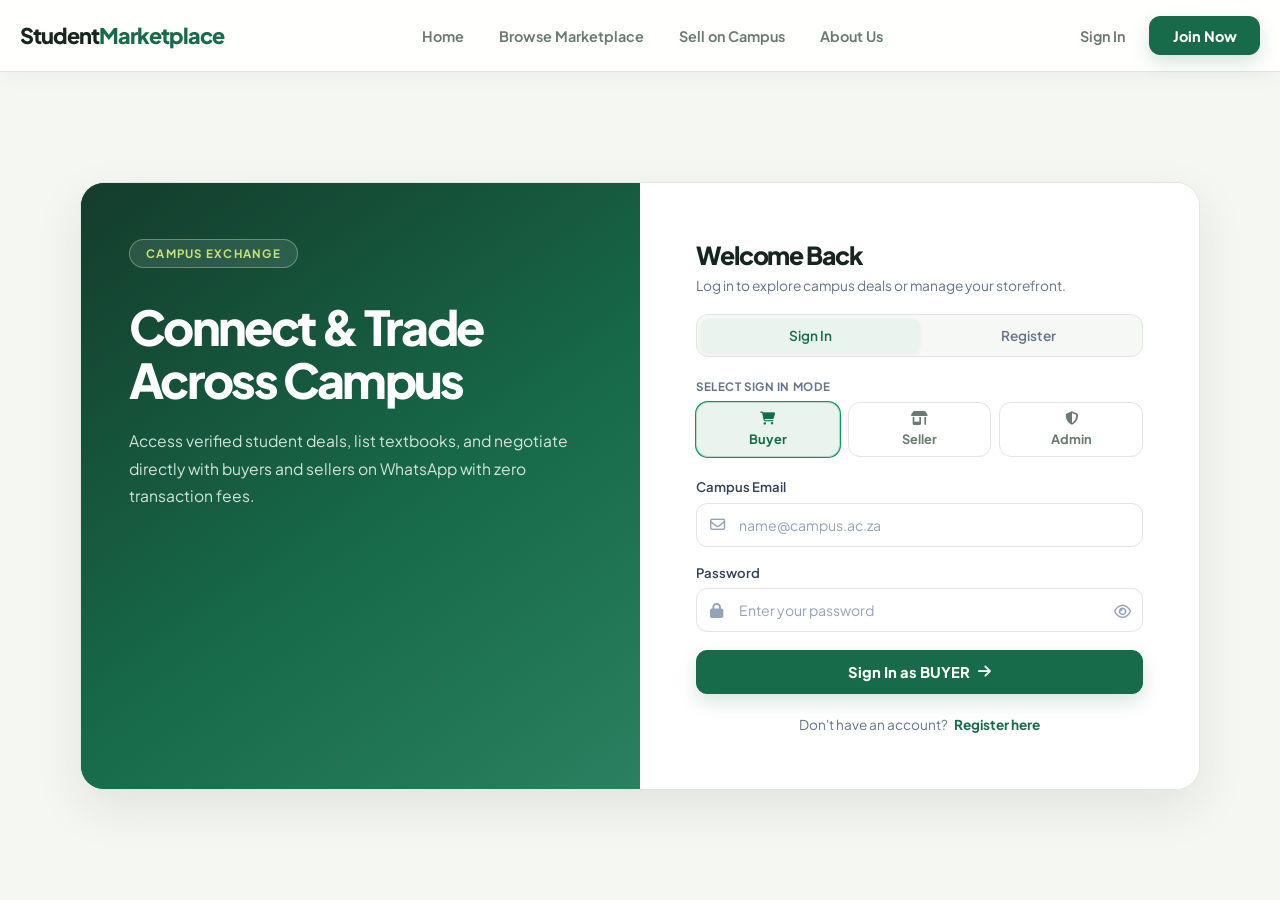
<file: frontend/index.html>
<!DOCTYPE html>
<html lang="en">
<head>
    <meta charset="UTF-8">
    <meta name="viewport" content="width=device-width, initial-scale=1.0">
    <title>Student Marketplace | Sign In</title>
    <link rel="stylesheet" href="https://cdnjs.cloudflare.com/ajax/libs/font-awesome/6.5.1/css/all.min.css">
    <link rel="preconnect" href="https://fonts.googleapis.com">
    <link rel="preconnect" href="https://fonts.gstatic.com" crossorigin>
    <link href="https://fonts.googleapis.com/css2?family=Plus+Jakarta+Sans:wght@400;500;600;700;800&display=swap" rel="stylesheet">
    <style>
        :root {
          --primary: #059669;
          --primary-hover: #047857;
          --primary-light: #ecfdf5;
          --primary-border: #a7f3d0;
          --slate-900: #0f172a;
          --slate-700: #334155;
          --slate-500: #64748b;
          --slate-400: #94a3b8;
          --slate-200: #e2e8f0;
          --slate-100: #f1f5f9;
          --bg-page: #f8fafc;
          --white: #ffffff;
          --card-radius: 20px;
        }

        * {
          box-sizing: border-box;
          margin: 0;
          padding: 0;
          font-family: 'Plus Jakarta Sans', -apple-system, BlinkMacSystemFont, 'Segoe UI', Roboto, sans-serif;
        }

        body {
          background-color: var(--bg-page);
          color: var(--slate-900);
          min-height: 100vh;
          display: flex;
          flex-direction: column;
        }

        /* Top Navigation Bar */
        .navbar {
          background: var(--white);
          padding: 1rem 3rem;
          display: flex;
          justify-content: space-between;
          align-items: center;
          border-bottom: 1px solid var(--slate-200);
        }

        .brand-logo {
          font-size: 1.35rem;
          font-weight: 800;
          color: var(--slate-900);
          text-decoration: none;
          letter-spacing: -0.02em;
        }

        .brand-logo span {
          color: var(--primary);
        }

        .nav-links {
          display: flex;
          gap: 2.2rem;
          align-items: center;
        }

        .nav-links a {
          text-decoration: none;
          color: var(--slate-700);
          font-size: 0.9rem;
          font-weight: 500;
          transition: color 0.15s;
        }

        .nav-links a:hover {
          color: var(--primary);
        }

        .nav-right {
          display: flex;
          align-items: center;
          gap: 1.5rem;
        }

        .nav-login {
          text-decoration: none;
          color: var(--primary);
          font-size: 0.9rem;
          font-weight: 700;
        }

        .btn-join {
          background: var(--primary);
          color: var(--white);
          padding: 0.6rem 1.4rem;
          border-radius: 8px;
          text-decoration: none;
          font-size: 0.9rem;
          font-weight: 600;
          transition: background 0.15s;
        }

        .btn-join:hover {
          background: var(--primary-hover);
        }

        /* Main Container */
        .main-wrapper {
          flex: 1;
          display: flex;
          align-items: center;
          justify-content: center;
          padding: 2.5rem 1.5rem;
        }

        .auth-card {
          width: 100%;
          max-width: 1020px;
          background: var(--white);
          border-radius: var(--card-radius);
          display: grid;
          grid-template-columns: 1fr 1fr;
          box-shadow: 0 10px 40px -10px rgba(15, 23, 42, 0.07);
          border: 1px solid var(--slate-200);
          overflow: hidden;
        }

        @media (max-width: 900px) {
          .auth-card {
            grid-template-columns: 1fr;
          }
          .hero-side {
            display: none;
          }
        }

        /* Left Hero Side */
        .hero-side {
          position: relative;
          background: #0b1329 url('https://images.unsplash.com/photo-1517245386807-bb43f82c33c4?auto=format&fit=crop&w=1200&q=80') center/cover no-repeat;
          padding: 3.5rem 3rem;
          display: flex;
          flex-direction: column;
          justify-content: flex-start;
          color: var(--white);
        }

        .hero-side::before {
          content: "";
          position: absolute;
          inset: 0;
          background: linear-gradient(180deg, rgba(11, 19, 41, 0.92) 0%, rgba(5, 150, 105, 0.85) 100%);
          z-index: 1;
        }

        .hero-inner {
          position: relative;
          z-index: 2;
        }

        .badge-pill {
          display: inline-block;
          padding: 6px 16px;
          background: rgba(5, 150, 105, 0.3);
          border: 1px solid rgba(52, 211, 153, 0.4);
          border-radius: 9999px;
          color: #a7f3d0;
          font-size: 0.72rem;
          font-weight: 700;
          letter-spacing: 0.05em;
          margin-bottom: 2rem;
        }

        .hero-heading {
          font-size: 2.2rem;
          font-weight: 800;
          line-height: 1.2;
          margin-bottom: 1.25rem;
          color: var(--white);
          letter-spacing: -0.02em;
        }

        .hero-text {
          font-size: 0.92rem;
          line-height: 1.6;
          color: #e2e8f0;
        }

        /* Right Form Side */
        .form-side {
          padding: 3.5rem 3.5rem;
          display: flex;
          flex-direction: column;
          justify-content: center;
          background: var(--white);
        }

        .form-header h2 {
          font-size: 1.55rem;
          font-weight: 800;
          color: var(--slate-900);
          margin-bottom: 0.4rem;
          letter-spacing: -0.02em;
        }

        .form-header p {
          font-size: 0.86rem;
          color: var(--slate-500);
          margin-bottom: 1.25rem;
        }

        /* Top Switch Tabs */
        .tab-pill {
          display: grid;
          grid-template-columns: 1fr 1fr;
          background-color: var(--slate-100);
          padding: 4px;
          border-radius: 10px;
          margin-bottom: 1.35rem;
        }

        .tab-btn {
          border: none;
          background: transparent;
          padding: 8px 0;
          font-size: 0.85rem;
          font-weight: 600;
          color: var(--slate-500);
          border-radius: 7px;
          cursor: pointer;
          text-decoration: none;
          text-align: center;
          transition: all 0.2s ease;
        }

        .tab-btn.active {
          background-color: var(--white);
          color: var(--slate-900);
          box-shadow: 0 2px 4px rgba(0, 0, 0, 0.05);
        }

        /* Role Selector Pills */
        .role-section {
          margin-bottom: 1.35rem;
        }

        .role-section label {
          display: block;
          font-size: 0.72rem;
          font-weight: 700;
          text-transform: uppercase;
          letter-spacing: 0.05em;
          color: var(--slate-500);
          margin-bottom: 0.5rem;
        }

        .role-cards {
          display: grid;
          grid-template-columns: repeat(3, 1fr);
          gap: 8px;
        }

        .role-btn {
          background-color: var(--white);
          border: 1.5px solid var(--slate-200);
          border-radius: 10px;
          padding: 9px 4px;
          display: flex;
          flex-direction: column;
          align-items: center;
          gap: 6px;
          cursor: pointer;
          color: var(--slate-500);
          transition: all 0.2s ease;
          outline: none;
        }

        .role-btn:hover {
          border-color: var(--slate-300);
        }

        .role-btn.active {
          border-color: var(--primary);
          background-color: var(--primary-light);
          color: var(--primary);
          box-shadow: 0 0 0 1px var(--primary);
        }

        .role-title {
          font-size: 0.8rem;
          font-weight: 700;
        }

        /* Form Fields */
        .form-group {
          margin-bottom: 1.1rem;
        }

        .form-group label {
          display: block;
          font-size: 0.82rem;
          font-weight: 600;
          color: var(--slate-700);
          margin-bottom: 0.45rem;
        }

        .input-wrapper {
          position: relative;
          display: flex;
          align-items: center;
          width: 100%;
        }

        .field-icon {
          position: absolute;
          left: 14px;
          color: var(--slate-400);
          font-size: 0.95rem;
          pointer-events: none;
        }

        .input-wrapper input {
          width: 100%;
          height: 44px;
          padding: 0 40px 0 42px;
          border: 1.5px solid var(--slate-200);
          border-radius: 8px;
          font-size: 0.88rem;
          color: var(--slate-900);
          background: var(--white);
          outline: none;
          transition: border-color 0.15s, box-shadow 0.15s;
        }

        .input-wrapper input::placeholder {
          color: var(--slate-400);
          font-weight: 400;
        }

        .input-wrapper input:focus {
          border-color: var(--primary);
          box-shadow: 0 0 0 3px rgba(5, 150, 105, 0.12);
        }

        .btn-toggle-eye {
          position: absolute;
          right: 12px;
          background: transparent;
          border: none;
          color: var(--slate-400);
          cursor: pointer;
          font-size: 0.95rem;
        }

        .btn-toggle-eye:hover {
          color: var(--slate-700);
        }

        .btn-signin {
          width: 100%;
          height: 44px;
          background: var(--primary);
          color: var(--white);
          border: none;
          border-radius: 8px;
          font-size: 0.92rem;
          font-weight: 600;
          cursor: pointer;
          margin-top: 0.8rem;
          display: flex;
          align-items: center;
          justify-content: center;
          gap: 8px;
          transition: background 0.15s;
        }

        .btn-signin:hover {
          background: var(--primary-hover);
        }

        .switch-prompt {
          text-align: center;
          margin-top: 1.4rem;
          font-size: 0.85rem;
          color: var(--slate-500);
        }

        .switch-prompt a {
          color: var(--primary);
          text-decoration: none;
          font-weight: 700;
          margin-left: 4px;
        }

        .switch-prompt a:hover {
          text-decoration: underline;
        }

        .hidden {
          display: none !important;
        }

        .alert-box {
          margin-top: 1rem;
          padding: 10px 14px;
          border-radius: 8px;
          font-size: 0.82rem;
        }

        .alert-box.error {
          background: #fef2f2;
          color: #ef4444;
          border: 1px solid #fca5a5;
        }

        .alert-box.success {
          background: var(--primary-light);
          color: var(--primary);
          border: 1px solid var(--primary-border);
        }
    </style>
    <link rel="stylesheet" href="css/site-theme.css">
</head>
<body>

<!-- Top Navbar -->
<header class="navbar">
    <a href="index.html" class="brand-logo">Student<span>Marketplace</span></a>

    <nav class="nav-links">
        <a href="index.html">Home</a>
        <a href="marketplace.html">Browse Marketplace</a>
        <a href="seller.html">Sell on Campus</a>
        <a href="#">About Us</a>
    </nav>

    <div class="nav-right">
        <a href="index.html" class="nav-login">Sign In</a>
        <a href="register.html" class="btn-join">Join Now</a>
    </div>
</header>

<!-- Centered Card Container -->
<main class="main-wrapper">
    <div class="auth-card">

        <!-- Left Hero Side -->
        <section class="hero-side">
            <div class="hero-inner">
                <div class="badge-pill">CAMPUS EXCHANGE</div>

                <h1 class="hero-heading">
                    Connect & Trade Across Campus
                </h1>

                <p class="hero-text">
                    Access verified student deals, list textbooks, and negotiate directly with buyers and sellers on WhatsApp with zero transaction fees.
                </p>
            </div>
        </section>

        <!-- Right Form Side -->
        <section class="form-side">
            <div class="form-header">
                <h2>Welcome Back</h2>
                <p id="formSubtitle">Log in to explore campus deals or manage your storefront.</p>
            </div>

            <!-- Top Switch Tabs -->
            <div class="tab-pill">
                <button type="button" class="tab-btn active">Sign In</button>
                <a href="register.html" class="tab-btn">Register</a>
            </div>

            <!-- Role Selector Buttons (Buyer / Seller / Admin) -->
            <div class="role-section">
                <label id="roleLabel">Select Sign In Mode</label>
                <div class="role-cards">
                    <button type="button" class="role-btn active" id="btnBuyer" onclick="switchRole('BUYER')">
                        <i class="fa-solid fa-cart-shopping"></i>
                        <span class="role-title">Buyer</span>
                    </button>
                    <button type="button" class="role-btn" id="btnSeller" onclick="switchRole('SELLER')">
                        <i class="fa-solid fa-shop"></i>
                        <span class="role-title">Seller</span>
                    </button>
                    <button type="button" class="role-btn" id="btnAdmin" onclick="switchRole('ADMIN')">
                        <i class="fa-solid fa-shield-halved"></i>
                        <span class="role-title">Admin</span>
                    </button>
                </div>
            </div>

            <form id="loginForm" onsubmit="handleLogin(event)">
                <!-- Campus Email -->
                <div class="form-group">
                    <label for="emailInput">Campus Email</label>
                    <div class="input-wrapper">
                        <i class="fa-regular fa-envelope field-icon"></i>
                        <input type="email" id="emailInput" required placeholder="name@campus.ac.za">
                    </div>
                </div>

                <!-- Password -->
                <div class="form-group">
                    <label for="passwordInput">Password</label>
                    <div class="input-wrapper">
                        <i class="fa-solid fa-lock field-icon"></i>
                        <input type="password" id="passwordInput" required placeholder="Enter your password">
                        <button type="button" class="btn-toggle-eye" onclick="togglePasswordVisibility('passwordInput', this)" aria-label="Toggle password view">
                            <i class="fa-regular fa-eye"></i>
                        </button>
                    </div>
                </div>

                <button type="submit" id="submitBtn" class="btn-signin">
                    <span id="submitBtnText">Sign In as BUYER</span>
                    <i class="fa-solid fa-arrow-right"></i>
                </button>
            </form>

            <!-- Redirect to Register Page -->
            <div class="switch-prompt">
                <span>Don't have an account?</span>
                <a href="register.html">Register here</a>
            </div>

            <div id="loginAlert" class="alert-box hidden"></div>
        </section>

    </div>
</main>

<script>
    const API_BASE = `${window.location.protocol}//${window.location.hostname}:8080/api`;
    let activeRole = "BUYER";

    // Auto-fill from recent registration if available
    window.addEventListener("DOMContentLoaded", () => {
      const savedEmail = sessionStorage.getItem("registeredEmail");
      const savedRole = sessionStorage.getItem("registeredRole");
      if (savedEmail) {
        document.getElementById("emailInput").value = savedEmail;
        const alertBox = document.getElementById("loginAlert");
        alertBox.textContent = `Account created! Enter your password to sign in as ${savedRole || 'student'}.`;
        alertBox.className = "alert-box success";
        alertBox.classList.remove("hidden");
      }
      if (savedRole) {
        switchRole(savedRole);
      }
    });

    function switchRole(role) {
      activeRole = role;

      // Reset all buttons
      document.getElementById("btnBuyer").classList.remove("active");
      document.getElementById("btnSeller").classList.remove("active");
      document.getElementById("btnAdmin").classList.remove("active");

      const submitText = document.getElementById("submitBtnText");
      const subtitle = document.getElementById("formSubtitle");

      // Highlight the selected button and adjust inputs
      if (role === "BUYER") {
        document.getElementById("btnBuyer").classList.add("active");
        submitText.textContent = "Sign In as BUYER";
        subtitle.textContent = "Log in to browse active campus deals and connect via WhatsApp.";
      } else if (role === "SELLER") {
        document.getElementById("btnSeller").classList.add("active");
        submitText.textContent = "Sign In as SELLER";
        subtitle.textContent = "Log in to manage your inventory and list new items.";
      } else if (role === "ADMIN") {
        document.getElementById("btnAdmin").classList.add("active");
        submitText.textContent = "Sign In as ADMIN";
        subtitle.textContent = "Log in with administrative authorization to moderate listings.";
      }
    }

    function togglePasswordVisibility(fieldId, btn) {
      const input = document.getElementById(fieldId);
      const icon = btn.querySelector("i");
      if (input.type === "password") {
        input.type = "text";
        icon.classList.remove("fa-eye");
        icon.classList.add("fa-eye-slash");
      } else {
        input.type = "password";
        icon.classList.remove("fa-eye-slash");
        icon.classList.add("fa-eye");
      }
    }

    async function handleLogin(e) {
      e.preventDefault();
      const alertBox = document.getElementById("loginAlert");
      alertBox.className = "alert-box hidden";

      const email = document.getElementById("emailInput").value.trim();
      const password = document.getElementById("passwordInput").value;
      const btn = document.getElementById("submitBtn");
      const btnText = document.getElementById("submitBtnText");
      btn.disabled = true;
      btnText.textContent = "Authenticating...";

      try {
        const res = await fetch(`${API_BASE}/auth/login`, {
          method: "POST",
          headers: { "Content-Type": "application/json" },
          body: JSON.stringify({ email, password, loginAs: activeRole })
        });

        if (!res.ok) {
          const responseText = await res.text();
          let message = "Invalid campus email or password.";
          if (responseText) {
            try {
              const error = JSON.parse(responseText);
              message = error.error || message;
            } catch {
              message = responseText;
            }
          }
          throw new Error(`${message} (HTTP ${res.status})`);
        }

        const data = await res.json();
        if (data.token) {
          localStorage.setItem("token", data.token);
        }
        localStorage.setItem("user", JSON.stringify(data.user));
        localStorage.setItem("loginAs", data.loginAs);

        // Clear transfer session key
        sessionStorage.removeItem("registeredEmail");
        sessionStorage.removeItem("registeredRole");

        // Role-based destination
        if (data.loginAs === "SELLER") {
          window.location.href = "seller.html";
        } else if (data.loginAs === "ADMIN") {
          window.location.href = "admin.html";
        } else {
          window.location.href = "marketplace.html";
        }
      } catch (err) {
        alertBox.textContent = err.message || "Could not sign in. Check the API connection and your credentials.";
        alertBox.className = "alert-box error";
      } finally {
        btn.disabled = false;
        btnText.textContent = `Sign In as ${activeRole}`;
      }
    }
</script>
</body>
</html>
</file>
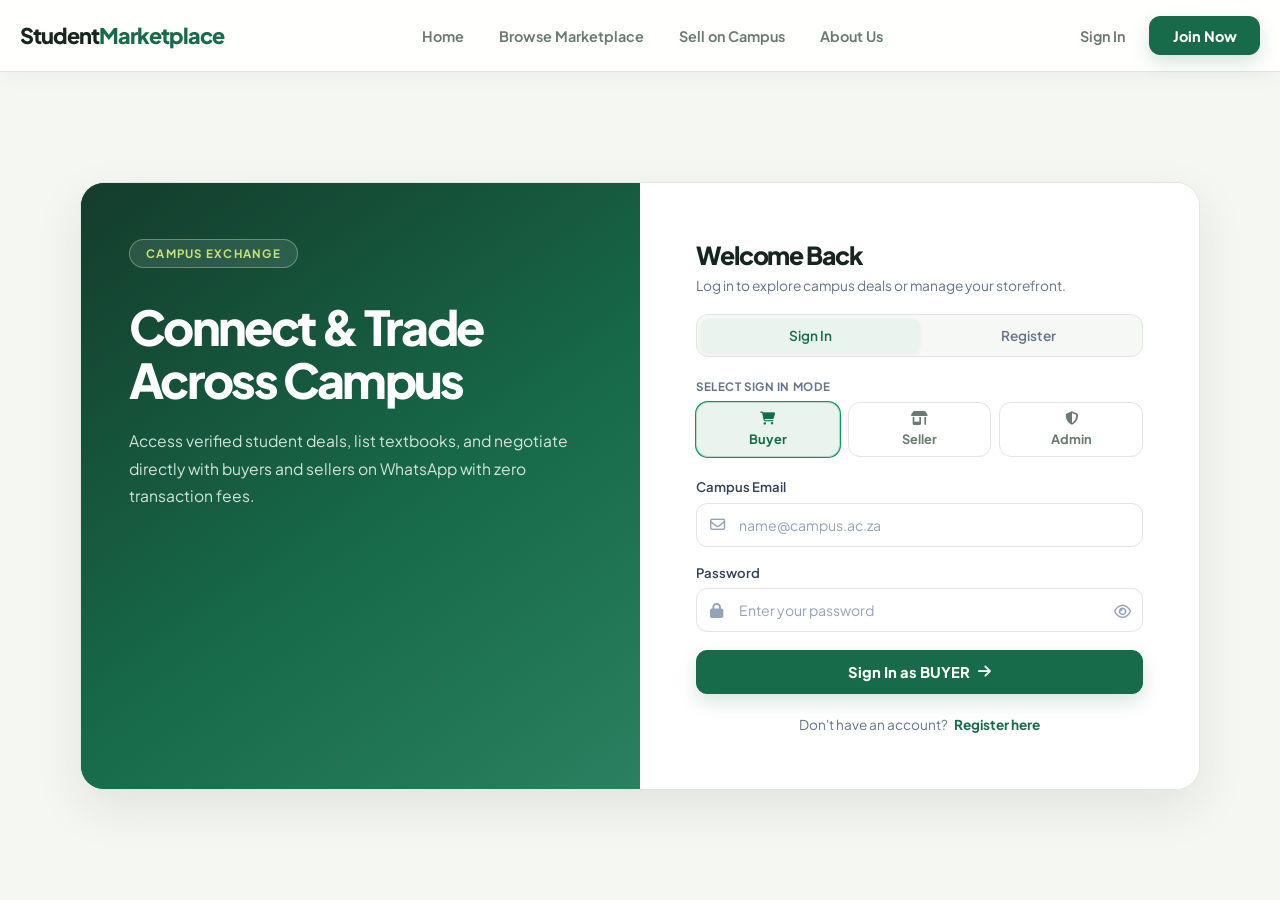
<file: frontend/admin-users.html>
<!DOCTYPE html>
<html lang="en">
<head>
  <meta charset="UTF-8">
  <meta name="viewport" content="width=device-width, initial-scale=1.0">
  <title>Student Marketplace | Manage Users</title>
  <link rel="stylesheet" href="https://cdnjs.cloudflare.com/ajax/libs/font-awesome/6.5.1/css/all.min.css">
  <link rel="preconnect" href="https://fonts.googleapis.com">
  <link rel="preconnect" href="https://fonts.gstatic.com" crossorigin>
  <link href="https://fonts.googleapis.com/css2?family=Plus+Jakarta+Sans:wght@400;500;600;700;800&display=swap" rel="stylesheet">
  <link rel="stylesheet" href="css/admin.css">
  <link rel="stylesheet" href="css/site-theme.css">
  <script src="js/admin.js" defer></script>
</head>
<body data-admin-page="users">
  <header class="admin-nav">
    <a class="brand-logo" href="admin.html">Student <span>Marketplace</span><span class="admin-tag">Admin</span></a>
    <nav class="admin-links" aria-label="Admin navigation">
      <a href="admin.html"><i class="fa-solid fa-chart-line"></i> Dashboard</a>
      <a class="active" href="admin-users.html"><i class="fa-solid fa-users"></i> Users</a>
      <a href="marketplace.html"><i class="fa-solid fa-store"></i> Marketplace</a>
    </nav>
    <button class="button button-outline" type="button" data-logout><i class="fa-solid fa-arrow-right-from-bracket"></i> Log out</button>
  </header>

  <main class="admin-container">
    <section class="page-heading">
      <div>
        <p class="eyebrow">ADMINISTRATION</p>
        <h1>Manage users</h1>
        <p class="muted">Add student accounts and remove eligible users. Admin accounts and users with listings are protected.</p>
      </div>
      <button class="button button-outline" type="button" id="refreshUsers"><i class="fa-solid fa-rotate"></i> Refresh</button>
    </section>

    <div class="notice hidden" id="pageNotice" role="alert"></div>

    <section class="panel create-user-panel">
      <div class="panel-heading">
        <div>
          <h2>Add a user</h2>
          <p class="muted">Creates a student account in the marketplace database.</p>
        </div>
      </div>
      <form id="createUserForm" class="create-user-form">
        <label class="form-field">
          <span>Full name</span>
          <input type="text" name="fullName" maxlength="120" autocomplete="name" required>
        </label>
        <label class="form-field">
          <span>Email</span>
          <input type="email" name="email" maxlength="254" autocomplete="email" required>
        </label>
        <label class="form-field">
          <span>Temporary password</span>
          <input type="password" name="password" minlength="8" maxlength="72" autocomplete="new-password" required>
        </label>
        <button class="button button-create" type="submit" id="createUserButton">
          <i class="fa-solid fa-user-plus" aria-hidden="true"></i> Add student
        </button>
      </form>
    </section>

    <section class="panel">
      <div class="panel-heading users-heading">
        <div>
          <h2>Marketplace accounts</h2>
          <p class="muted"><span id="userCount">—</span> accounts</p>
        </div>
        <label class="search-field">
          <i class="fa-solid fa-magnifying-glass" aria-hidden="true"></i>
          <input type="search" id="userSearch" placeholder="Search name or email" aria-label="Search users">
        </label>
      </div>
      <div class="table-scroll">
        <table class="users-table">
          <thead><tr><th>Name</th><th>Email</th><th>Role</th><th>Account ID</th><th><span class="visually-hidden">Actions</span></th></tr></thead>
          <tbody id="usersTableBody">
            <tr><td colspan="5" class="empty-state">Loading users…</td></tr>
          </tbody>
        </table>
      </div>
    </section>
  </main>
</body>
</html>
</file>
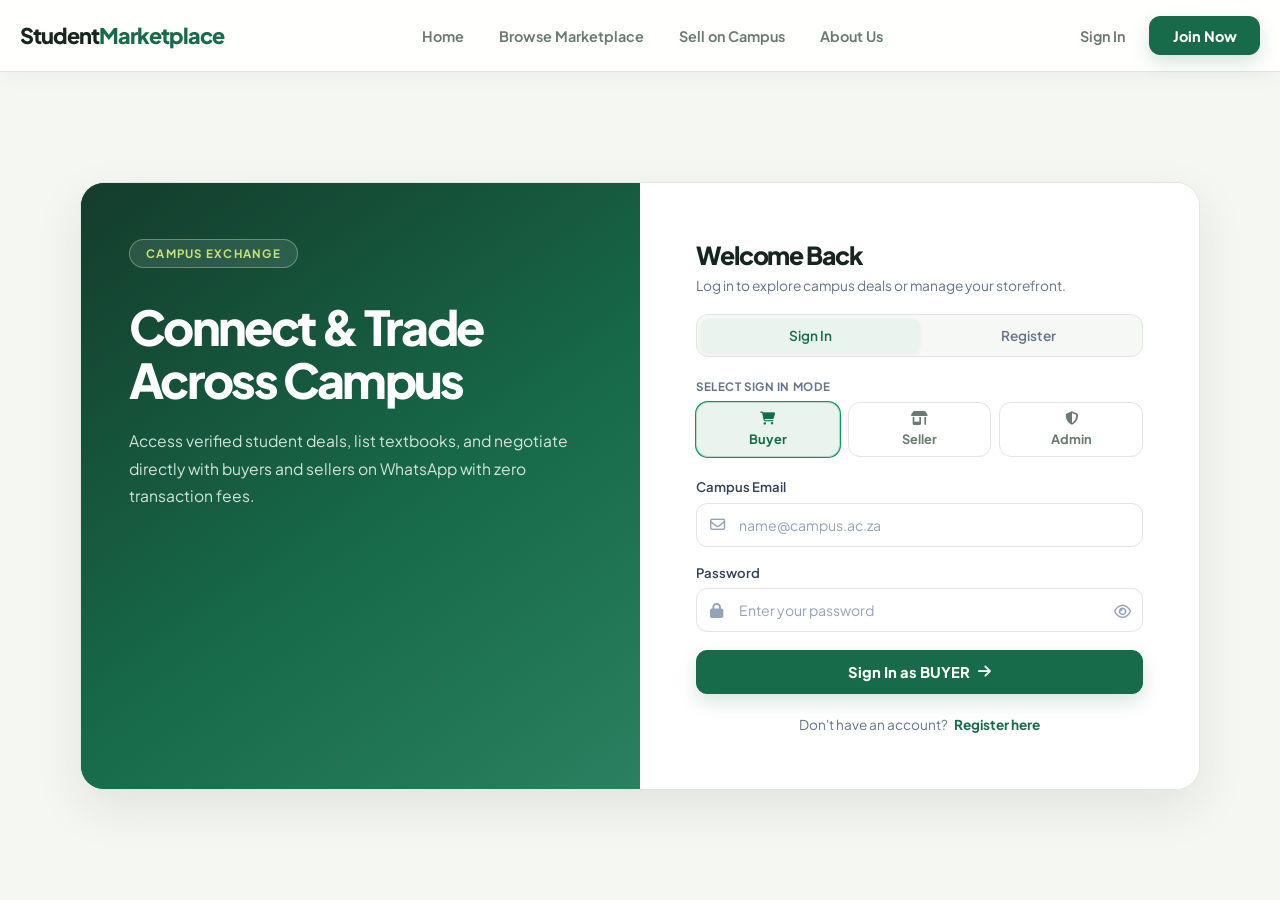
<file: frontend/admin.html>
<!DOCTYPE html>
<html lang="en">
<head>
  <meta charset="UTF-8">
  <meta name="viewport" content="width=device-width, initial-scale=1.0">
  <title>Student Marketplace | Admin Dashboard</title>
  <link rel="stylesheet" href="https://cdnjs.cloudflare.com/ajax/libs/font-awesome/6.5.1/css/all.min.css">
  <link rel="preconnect" href="https://fonts.googleapis.com">
  <link rel="preconnect" href="https://fonts.gstatic.com" crossorigin>
  <link href="https://fonts.googleapis.com/css2?family=Plus+Jakarta+Sans:wght@400;500;600;700;800&display=swap" rel="stylesheet">
  <link rel="stylesheet" href="css/admin.css">
  <link rel="stylesheet" href="css/site-theme.css">
  <script src="js/admin.js" defer></script>
</head>
<body data-admin-page="dashboard">
  <header class="admin-nav">
    <a class="brand-logo" href="admin.html">Student <span>Marketplace</span><span class="admin-tag">Admin</span></a>
    <nav class="admin-links" aria-label="Admin navigation">
      <a class="active" href="admin.html"><i class="fa-solid fa-chart-line"></i> Dashboard</a>
      <a href="admin-users.html"><i class="fa-solid fa-users"></i> Users</a>
      <a href="marketplace.html"><i class="fa-solid fa-store"></i> Marketplace</a>
    </nav>
    <button class="button button-outline" type="button" data-logout><i class="fa-solid fa-arrow-right-from-bracket"></i> Log out</button>
  </header>

  <main class="admin-container">
    <section class="page-heading">
      <div>
        <p class="eyebrow">ADMINISTRATION</p>
        <h1>Dashboard</h1>
        <p class="muted">Marketplace activity and listing moderation.</p>
      </div>
      <button class="button button-outline" type="button" id="refreshDashboard"><i class="fa-solid fa-rotate"></i> Refresh</button>
    </section>

    <div class="notice hidden" id="pageNotice" role="alert"></div>

    <section class="metrics" aria-label="Marketplace statistics">
      <article class="metric-card"><span class="metric-icon blue"><i class="fa-solid fa-users"></i></span><p class="metric-label">Total users</p><strong id="metricUsers">—</strong></article>
      <article class="metric-card"><span class="metric-icon purple"><i class="fa-solid fa-store"></i></span><p class="metric-label">Total listings</p><strong id="metricTotal">—</strong></article>
      <article class="metric-card"><span class="metric-icon orange"><i class="fa-solid fa-clock"></i></span><p class="metric-label">Awaiting review</p><strong id="metricPending">—</strong></article>
      <article class="metric-card"><span class="metric-icon green"><i class="fa-solid fa-circle-check"></i></span><p class="metric-label">Approved</p><strong id="metricApproved">—</strong></article>
      <article class="metric-card"><span class="metric-icon red"><i class="fa-solid fa-circle-xmark"></i></span><p class="metric-label">Rejected</p><strong id="metricRejected">—</strong></article>
    </section>

    <section class="panel" id="moderation">
      <div class="panel-heading">
        <div>
          <h2>Listing moderation</h2>
          <p class="muted">Review seller submissions before they appear in the marketplace.</p>
        </div>
        <div class="filter-tabs" role="group" aria-label="Filter listings">
          <button class="tab-button active" type="button" data-listing-filter="PENDING">Pending</button>
          <button class="tab-button" type="button" data-listing-filter="ALL">All listings</button>
        </div>
      </div>
      <div id="listingQueue" class="listing-queue" aria-live="polite">
        <p class="empty-state">Loading listings…</p>
      </div>
    </section>
  </main>
</body>
</html>
</file>
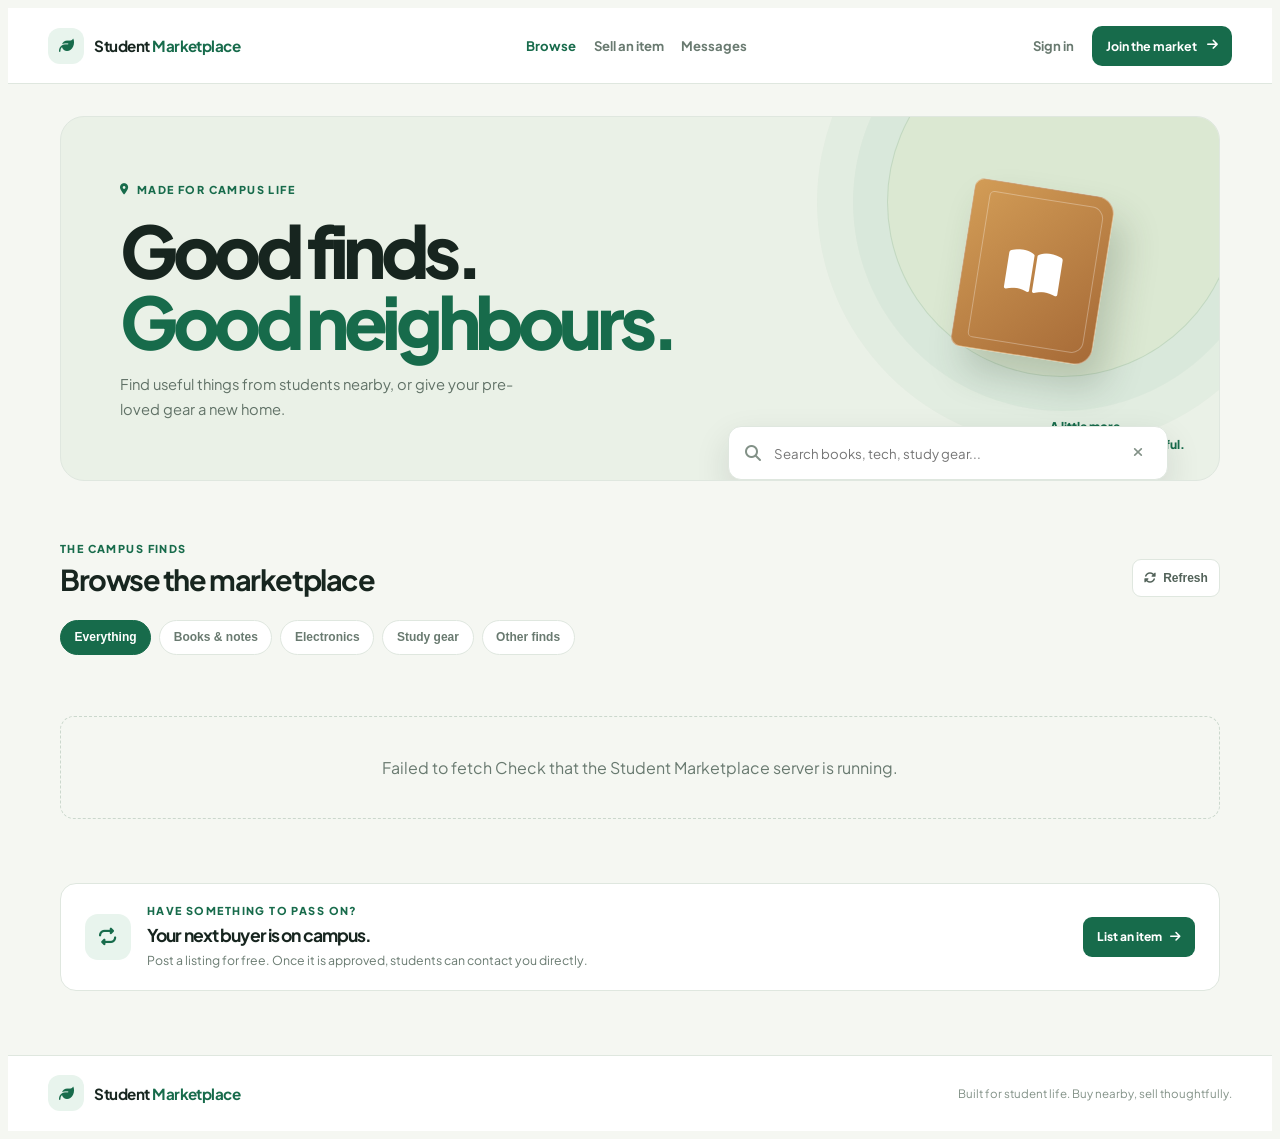
<file: frontend/marketplace.html>
<!DOCTYPE html>
<html lang="en">
<head>
  <meta charset="UTF-8">
  <meta name="viewport" content="width=device-width, initial-scale=1.0">
  <meta name="theme-color" content="#f5f7f2">
  <title>Student Marketplace | Browse</title>
  <link rel="stylesheet" href="https://cdnjs.cloudflare.com/ajax/libs/font-awesome/6.5.1/css/all.min.css">
  <link rel="preconnect" href="https://fonts.googleapis.com">
  <link rel="preconnect" href="https://fonts.gstatic.com" crossorigin>
  <link href="https://fonts.googleapis.com/css2?family=Plus+Jakarta+Sans:wght@400;500;600;700;800&display=swap" rel="stylesheet">
  <link rel="stylesheet" href="css/marketplace.css">
  <link rel="stylesheet" href="css/site-theme.css">
  <script src="js/marketplace.js" defer></script>
</head>
<body>
  <header class="market-nav">
    <a class="market-brand" href="index.html" aria-label="Student Marketplace home">
      <span class="brand-mark"><i class="fa-solid fa-leaf" aria-hidden="true"></i></span>
      <span>Student <strong>Marketplace</strong></span>
    </a>
    <nav class="market-nav-links" aria-label="Main navigation">
      <a class="current" href="marketplace.html">Browse</a>
      <a href="seller.html">Sell an item</a>
      <a href="messages.html">Messages</a>
    </nav>
    <div class="market-nav-actions">
      <a class="market-signin" href="index.html">Sign in</a>
      <a class="market-join" href="register.html">Join the market <i class="fa-solid fa-arrow-right" aria-hidden="true"></i></a>
    </div>
  </header>

  <main class="market-main">
    <section class="market-hero">
      <div class="market-hero-copy">
        <span class="market-kicker"><i class="fa-solid fa-location-dot" aria-hidden="true"></i> MADE FOR CAMPUS LIFE</span>
        <h1>Good finds.<br><span>Good neighbours.</span></h1>
        <p>Find useful things from students nearby, or give your pre-loved gear a new home.</p>
      </div>
      <div class="market-hero-art" aria-hidden="true">
        <span class="art-sun"></span>
        <span class="art-book"><i class="fa-solid fa-book-open"></i></span>
        <span class="art-caption">A little more<br>local, a lot more useful.</span>
      </div>
      <div class="market-search">
        <i class="fa-solid fa-magnifying-glass" aria-hidden="true"></i>
        <input type="search" id="listingSearch" placeholder="Search books, tech, study gear..." aria-label="Search listings">
        <button id="clearSearch" type="button" aria-label="Clear search" title="Clear search"><i class="fa-solid fa-xmark"></i></button>
      </div>
    </section>

    <section class="market-results" aria-labelledby="listingHeading">
      <div class="results-heading">
        <div>
          <p class="market-eyebrow">THE CAMPUS FINDS</p>
          <h2 id="listingHeading">Browse the marketplace</h2>
        </div>
        <button class="refresh-listings" id="refreshListings" type="button"><i class="fa-solid fa-rotate" aria-hidden="true"></i> Refresh</button>
      </div>

      <div class="market-filters" role="group" aria-label="Filter listings by type">
        <button type="button" class="market-filter active" data-category="all">Everything</button>
        <button type="button" class="market-filter" data-category="books">Books &amp; notes</button>
        <button type="button" class="market-filter" data-category="electronics">Electronics</button>
        <button type="button" class="market-filter" data-category="study">Study gear</button>
        <button type="button" class="market-filter" data-category="other">Other finds</button>
      </div>

      <p class="results-count" id="resultsCount" aria-live="polite"></p>
      <div class="product-grid" id="productGrid" aria-live="polite">
        <p class="market-message">Loading approved listings…</p>
      </div>
    </section>

    <section class="seller-callout">
      <div class="callout-icon"><i class="fa-solid fa-repeat" aria-hidden="true"></i></div>
      <div>
        <p class="market-eyebrow">HAVE SOMETHING TO PASS ON?</p>
        <h2>Your next buyer is on campus.</h2>
        <p>Post a listing for free. Once it is approved, students can contact you directly.</p>
      </div>
      <a href="seller.html">List an item <i class="fa-solid fa-arrow-right" aria-hidden="true"></i></a>
    </section>
  </main>

  <footer class="market-footer">
    <a class="market-brand" href="index.html"><span class="brand-mark"><i class="fa-solid fa-leaf" aria-hidden="true"></i></span><span>Student <strong>Marketplace</strong></span></a>
    <span>Built for student life. Buy nearby, sell thoughtfully.</span>
  </footer>
</body>
</html>
</file>
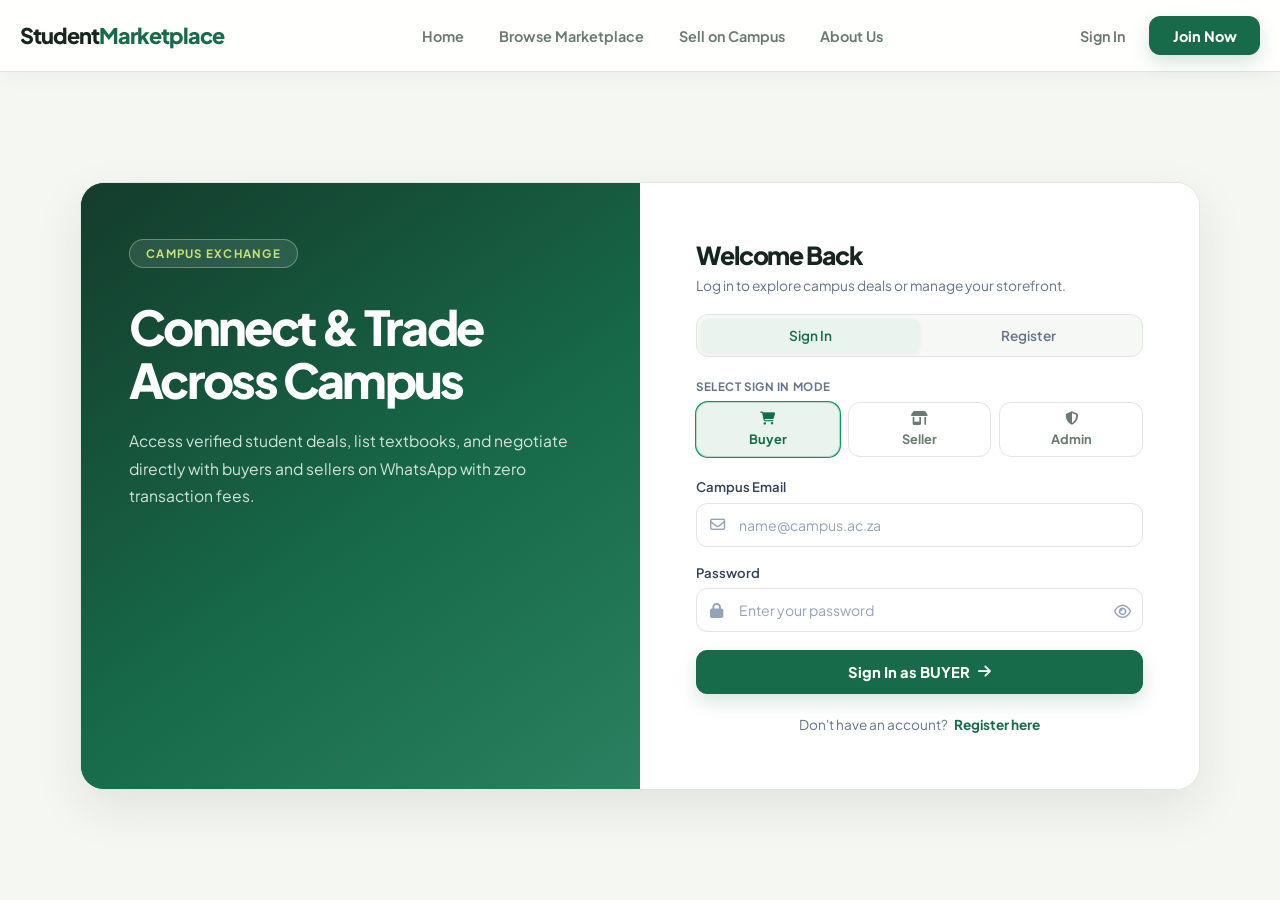
<file: frontend/messages.html>
<!DOCTYPE html>
<html lang="en">
<head>
  <meta charset="UTF-8">
  <meta name="viewport" content="width=device-width, initial-scale=1">
  <meta name="theme-color" content="#f5f7f2">
  <title>Messages | Student Marketplace</title>
  <link rel="stylesheet" href="https://cdnjs.cloudflare.com/ajax/libs/font-awesome/6.5.1/css/all.min.css">
  <link rel="preconnect" href="https://fonts.googleapis.com">
  <link rel="preconnect" href="https://fonts.gstatic.com" crossorigin>
  <link href="https://fonts.googleapis.com/css2?family=Plus+Jakarta+Sans:wght@400;500;600;700;800&display=swap" rel="stylesheet">
  <link rel="stylesheet" href="css/marketplace.css">
  <link rel="stylesheet" href="css/site-theme.css">
  <link rel="stylesheet" href="css/messages.css">
  <script src="js/messages.js" defer></script>
</head>
<body class="messages-page">
  <header class="market-nav">
    <a class="market-brand" href="marketplace.html"><span class="brand-mark"><i class="fa-solid fa-leaf"></i></span><span>Student <strong>Marketplace</strong></span></a>
    <nav class="market-nav-links" aria-label="Main navigation">
      <a href="marketplace.html">Browse</a><a href="seller.html">Sell an item</a><a class="current" href="messages.html">Messages</a>
    </nav>
    <div class="market-nav-actions"><span id="currentUserLabel" class="market-signin"></span><button id="signOutButton" class="message-signout" type="button">Sign out</button></div>
  </header>

  <main class="messages-main">
    <div class="messages-heading"><div><p class="market-eyebrow">YOUR MARKETPLACE INBOX</p><h1>Messages</h1><p>Talk directly with the buyer or seller about a listing.</p></div><a href="marketplace.html" class="messages-back"><i class="fa-solid fa-arrow-left"></i> Browse listings</a></div>
    <div id="pageNotice" class="message-notice" role="status" hidden></div>
    <section class="messaging-layout" aria-label="Messaging inbox">
      <aside class="conversation-panel">
        <div class="conversation-panel-heading"><h2>Conversations</h2><button id="refreshConversations" type="button" title="Refresh conversations" aria-label="Refresh conversations"><i class="fa-solid fa-rotate"></i></button></div>
        <div id="conversationList" class="conversation-list"><p class="inbox-empty">Loading conversations…</p></div>
      </aside>
      <section class="chat-panel" aria-label="Selected conversation">
        <div id="chatPlaceholder" class="chat-placeholder"><span class="chat-placeholder-icon"><i class="fa-regular fa-comments"></i></span><h2>Your conversations, in one place</h2><p>Choose a conversation or start by contacting a seller from a listing.</p><a href="marketplace.html">Browse listings</a></div>
        <div id="activeChat" class="active-chat" hidden>
          <header class="chat-header"><div class="chat-avatar" id="chatAvatar">S</div><div class="chat-person"><h2 id="chatPersonName">Seller</h2><p id="chatListingTitle">Listing title</p></div><span class="chat-listing-price" id="chatListingPrice"></span></header>
          <div id="messageHistory" class="message-history" aria-live="polite" aria-label="Message history"></div>
          <form id="sendMessageForm" class="send-message-form"><label class="sr-only" for="messageInput">Write a message</label><textarea id="messageInput" rows="1" maxlength="2000" placeholder="Write a message…" required></textarea><button id="sendMessageButton" type="submit"><i class="fa-solid fa-paper-plane"></i><span>Send</span></button><p class="message-form-hint">Keep communication respectful. Maximum 2,000 characters.</p></form>
        </div>
      </section>
    </section>
  </main>
</body>
</html>
</file>
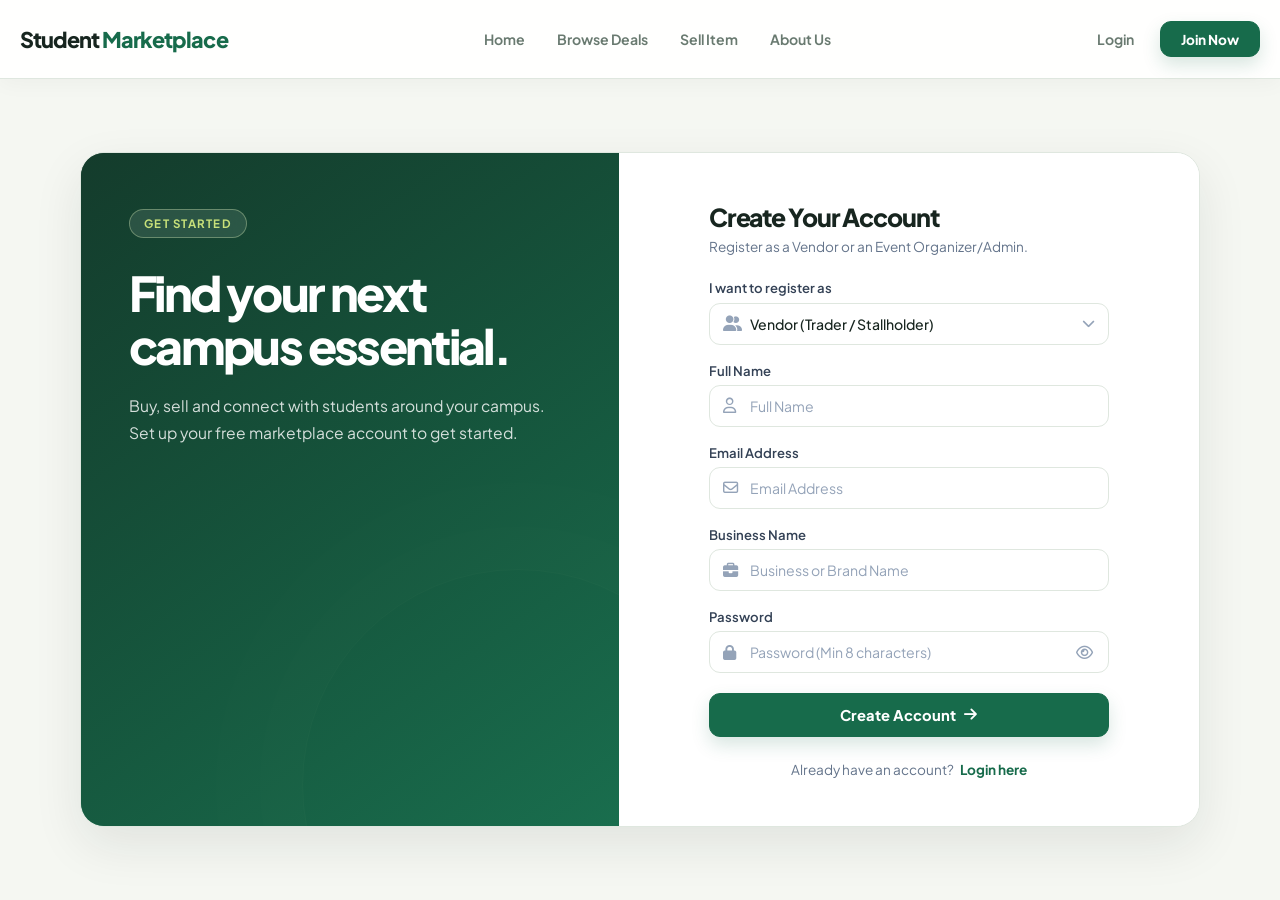
<file: frontend/register.html>
<!DOCTYPE html>
<html lang="en">
<head>
    <meta charset="UTF-8">
    <meta name="viewport" content="width=device-width, initial-scale=1.0">
    <title>Student Marketplace | Create Account</title>
    <link rel="stylesheet" href="https://cdnjs.cloudflare.com/ajax/libs/font-awesome/6.5.1/css/all.min.css">
    <link rel="preconnect" href="https://fonts.googleapis.com">
    <link rel="preconnect" href="https://fonts.gstatic.com" crossorigin>
    <link href="https://fonts.googleapis.com/css2?family=Plus+Jakarta+Sans:wght@400;500;600;700;800&display=swap" rel="stylesheet">
    <link rel="stylesheet" href="css/style.css">
    <style>
        /* Static Hero Background matching the exact image */
        .static-hero-bg {
          position: absolute;
          inset: 0;
          background: #081122 url('https://images.unsplash.com/photo-1517245386807-bb43f82c33c4?auto=format&fit=crop&w=1200&q=80') center/cover no-repeat;
          z-index: 0;
        }

        .static-hero-overlay {
          position: absolute;
          inset: 0;
          background: linear-gradient(180deg, rgba(8, 17, 34, 0.90) 0%, rgba(8, 17, 34, 0.95) 100%);
          z-index: 1;
        }

        /* Custom Select dropdown matching the image */
        .select-shell {
          position: relative;
          display: flex;
          align-items: center;
          width: 100%;
        }
        .select-shell select {
          width: 100%;
          padding: 11px 38px 11px 40px;
          border: 1px solid var(--slate-200);
          border-radius: 10px;
          font-size: 0.88rem;
          font-weight: 500;
          color: var(--slate-900);
          background-color: var(--white);
          appearance: none;
          outline: none;
          cursor: pointer;
          transition: border-color 0.15s, box-shadow 0.15s;
        }
        .select-shell select:focus {
          border-color: var(--primary);
          box-shadow: 0 0 0 3px rgba(5, 150, 105, 0.12);
        }
        .select-arrow {
          position: absolute;
          right: 14px;
          color: var(--slate-400);
          pointer-events: none;
          font-size: 0.82rem;
        }
    </style>
    <link rel="stylesheet" href="css/site-theme.css">
</head>
<body>

<!-- Top Navigation Bar -->
<header class="site-header">
    <div class="header-container">
        <a href="index.html" class="brand-link">
            <span class="brand-text-main">Student <span class="brand-text-accent">Marketplace</span></span>
        </a>

        <nav class="nav-menu">
            <a href="index.html" class="nav-item">Home</a>
            <a href="marketplace.html" class="nav-item">Browse Deals</a>
            <a href="seller.html" class="nav-item">Sell Item</a>
            <a href="index.html#about" class="nav-item">About Us</a>
        </nav>

        <div class="nav-actions">
            <a href="index.html" class="btn-text">Login</a>
            <a href="register.html" class="btn-primary-pill">Join Now</a>
        </div>
    </div>
</header>

<!-- Page Body & Floating Card -->
<main class="page-body">
    <div class="card-modal">

        <!-- Left Hero Section (Static Dark Panel matching the image) -->
        <section class="modal-hero">
            <div class="static-hero-bg"></div>
            <div class="static-hero-overlay"></div>

            <div class="hero-content">
                <div class="market-badge">
                    <span>GET STARTED</span>
                </div>

                <h1 class="hero-title">
                    Find your next campus essential.
                </h1>

                <p class="hero-description">
                    Buy, sell and connect with students around your campus. Set up your free marketplace account to get started.
                </p>
            </div>

            <!-- Spacer for structural balance -->
            <div></div>
        </section>

        <!-- Right Form Area -->
        <section class="modal-form-area">
            <div class="form-inner">

                <div class="form-heading">
                    <h2>Create Your Account</h2>
                    <p id="formRoleSub">Register as a Vendor or an Event Organizer/Admin.</p>
                </div>

                <form id="registerForm" onsubmit="handleRegistration(event)" autocomplete="off">

                    <!-- "I want to register as" Dropdown -->
                    <div class="field-block">
                        <label for="roleSelect">I want to register as</label>
                        <div class="select-shell">
                            <i class="fa-solid fa-user-group input-icon"></i>
                            <select id="roleSelect" onchange="onRoleChange(this.value)">
                                <option value="SELLER">Vendor (Trader / Stallholder)</option>
                                <option value="BUYER">Buyer (Explore & Shop Deals)</option>
                                <option value="ADMIN">Event Organizer / Admin</option>
                            </select>
                            <i class="fa-solid fa-chevron-down select-arrow"></i>
                        </div>
                    </div>

                    <!-- Full Name -->
                    <div class="field-block">
                        <label for="fullName">Full Name</label>
                        <div class="input-shell">
                            <i class="fa-regular fa-user input-icon"></i>
                            <input type="text" id="fullName" required placeholder="Full Name">
                        </div>
                    </div>

                    <!-- Email Address -->
                    <div class="field-block">
                        <label for="email">Email Address</label>
                        <div class="input-shell">
                            <i class="fa-regular fa-envelope input-icon"></i>
                            <input type="email" id="email" required placeholder="Email Address">
                        </div>
                    </div>

                    <!-- Business / Brand Name -->
                    <div class="field-block" id="businessBlock">
                        <label for="businessName">Business Name</label>
                        <div class="input-shell">
                            <i class="fa-solid fa-briefcase input-icon"></i>
                            <input type="text" id="businessName" placeholder="Business or Brand Name">
                        </div>
                    </div>

                    <!-- Server-configured admin bootstrap key -->
                    <div class="field-block hidden" id="adminPasscodeBlock">
                        <label for="adminKey">Admin Registration Key</label>
                        <div class="input-shell">
                            <i class="fa-solid fa-key input-icon"></i>
                            <input type="password" id="adminKey" placeholder="Enter the key supplied by the server administrator">
                        </div>
                    </div>

                    <!-- Password -->
                    <div class="field-block">
                        <label for="password">Password</label>
                        <div class="input-shell">
                            <i class="fa-solid fa-lock input-icon"></i>
                            <input type="password" id="password" required placeholder="Password (Min 8 characters)">
                            <button type="button" class="btn-toggle-eye" onclick="togglePasswordVisibility('password', this)" aria-label="Toggle password view">
                                <i class="fa-regular fa-eye"></i>
                            </button>
                        </div>
                    </div>

                    <!-- Full-width Action Button -->
                    <button type="submit" id="submitBtn" class="btn-submit" style="margin-top: 1.25rem;">
                        <span id="btnText">Create Account</span>
                        <i class="fa-solid fa-arrow-right"></i>
                    </button>
                </form>

                <div class="switch-prompt">
                    <span>Already have an account?</span>
                    <a href="index.html">Login here</a>
                </div>

                <div id="registerAlert" class="alert-box hidden"></div>

            </div>
        </section>

    </div>
</main>

<script>
    const API_BASE = `${window.location.protocol}//${window.location.hostname}:8080/api`;
    let currentRole = "SELLER";

    function onRoleChange(role) {
      currentRole = role;
      const adminBlock = document.getElementById("adminPasscodeBlock");
      const businessBlock = document.getElementById("businessBlock");
      const formRoleSub = document.getElementById("formRoleSub");

      if (role === "SELLER") {
        adminBlock.classList.add("hidden");
        businessBlock.classList.remove("hidden");
        formRoleSub.textContent = "Register as a Vendor or Stallholder.";
      } else if (role === "BUYER") {
        adminBlock.classList.add("hidden");
        businessBlock.classList.add("hidden");
        formRoleSub.textContent = "Register as a Buyer to browse and reserve stalls.";
      } else if (role === "ADMIN") {
        adminBlock.classList.remove("hidden");
        businessBlock.classList.add("hidden");
        formRoleSub.textContent = "Register as an Event Organizer or Administrator.";
      }
    }

    function togglePasswordVisibility(fieldId, btn) {
      const input = document.getElementById(fieldId);
      const icon = btn.querySelector("i");
      if (input.type === "password") {
        input.type = "text";
        icon.classList.remove("fa-eye");
        icon.classList.add("fa-eye-slash");
      } else {
        input.type = "password";
        icon.classList.remove("fa-eye-slash");
        icon.classList.add("fa-eye");
      }
    }

    async function handleRegistration(e) {
      e.preventDefault();

      const alertBox = document.getElementById("registerAlert");
      const submitBtn = document.getElementById("submitBtn");
      const btnText = document.getElementById("btnText");

      alertBox.className = "alert-box hidden";

      const fullName = document.getElementById("fullName").value.trim();
      const email = document.getElementById("email").value.trim().toLowerCase();
      const password = document.getElementById("password").value;
      const businessName = document.getElementById("businessName") ? document.getElementById("businessName").value.trim() : "";
      const adminKey = document.getElementById("adminKey").value.trim();

      if (password.length < 8) {
        showAlert("Password must be at least 8 characters long.", "error");
        return;
      }

      if (currentRole === "ADMIN" && !adminKey) {
        showAlert("Enter the admin registration key supplied by the server administrator.", "error");
        return;
      }

      submitBtn.disabled = true;
      btnText.textContent = "Creating Account...";

      try {
        const headers = { "Content-Type": "application/json" };
        const endpoint = currentRole === "ADMIN"
          ? `${API_BASE}/auth/register-admin`
          : `${API_BASE}/auth/register`;
        if (currentRole === "ADMIN") {
          headers["X-Admin-Registration-Key"] = adminKey;
        }
        const response = await fetch(endpoint, {
          method: "POST",
          headers,
          body: JSON.stringify({
            fullName: fullName,
            email: email,
            password: password,
            contactInfo: businessName
          })
        });

        const responseText = await response.text();
        let responseData = null;
        if (responseText) {
          try {
            responseData = JSON.parse(responseText);
          } catch {
            responseData = null;
          }
        }

        if (!response.ok) {
          const message = responseData && typeof responseData === "object"
            ? responseData.error
            : responseText;
          throw new Error(message || `Registration failed (HTTP ${response.status}). Check that the backend is running.`);
        }

        showAlert("Account created successfully! Redirecting to login...", "success");
        setTimeout(() => {
          window.location.href = "index.html";
        }, 1500);

      } catch (err) {
        showAlert(err.message, "error");
      } finally {
        submitBtn.disabled = false;
        btnText.textContent = "Create Account";
      }
    }

    function showAlert(msg, type) {
      const alertBox = document.getElementById("registerAlert");
      alertBox.textContent = msg;
      alertBox.className = `alert-box ${type}`;
    }
</script>
</body>
</html>
</file>
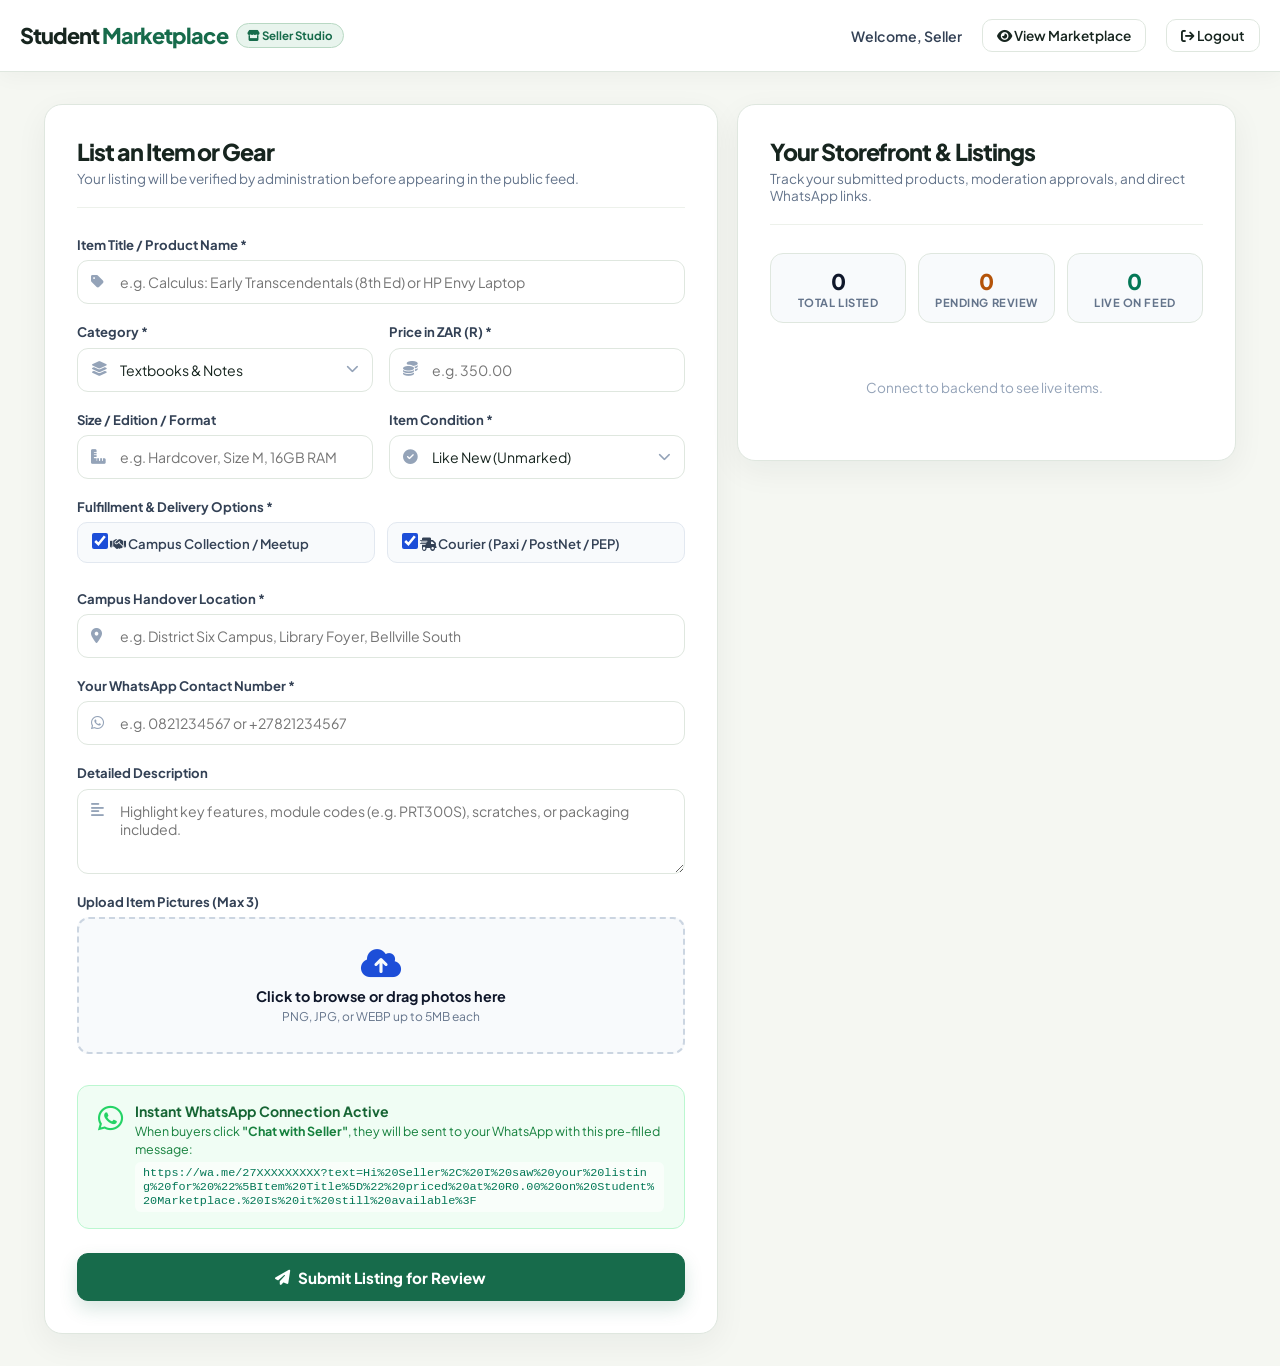
<file: frontend/seller.html>
<!DOCTYPE html>
<html lang="en">
<head>
    <meta charset="UTF-8">
    <meta name="viewport" content="width=device-width, initial-scale=1.0">
    <title>Student Marketplace | Seller Studio</title>
    <link rel="stylesheet" href="https://cdnjs.cloudflare.com/ajax/libs/font-awesome/6.5.1/css/all.min.css">
    <link rel="preconnect" href="https://fonts.googleapis.com">
    <link rel="preconnect" href="https://fonts.gstatic.com" crossorigin>
    <link href="https://fonts.googleapis.com/css2?family=Plus+Jakarta+Sans:wght@400;500;600;700;800&display=swap" rel="stylesheet">
    <link rel="stylesheet" href="css/style.css">
    <style>
        :root {
          --primary-blue: #1d4ed8;
          --primary-hover: #1e40af;
          --primary-green: #059669;
          --whatsapp-green: #25d366;
          --slate-900: #0f172a;
          --slate-700: #334155;
          --slate-500: #64748b;
          --slate-400: #94a3b8;
          --slate-200: #e2e8f0;
          --slate-100: #f1f5f9;
          --slate-50:  #f8fafc;
          --white: #ffffff;
          --page-bg: #f4f7fb;
          --card-radius: 20px;
          --shadow-soft: 0 10px 30px -10px rgba(15, 23, 42, 0.08);
        }

        body {
          background-color: var(--page-bg);
          color: var(--slate-900);
          min-height: 100vh;
          display: flex;
          flex-direction: column;
        }

        /* Navbar matching the exact style */
        .seller-nav {
          background: var(--white);
          border-bottom: 1px solid var(--slate-200);
          padding: 0.95rem 2.5rem;
          display: flex;
          justify-content: space-between;
          align-items: center;
          position: sticky;
          top: 0;
          z-index: 50;
        }

        .brand-logo {
          font-size: 1.35rem;
          font-weight: 800;
          color: var(--slate-900);
          text-decoration: none;
          letter-spacing: -0.02em;
        }

        .brand-logo span {
          color: var(--primary-blue);
        }

        .seller-badge-tag {
          background: #eff6ff;
          color: var(--primary-blue);
          font-size: 0.72rem;
          font-weight: 700;
          padding: 4px 10px;
          border-radius: 9999px;
          margin-left: 8px;
          border: 1px solid #bfdbfe;
        }

        .nav-user-controls {
          display: flex;
          align-items: center;
          gap: 1.25rem;
        }

        .user-greeting {
          font-size: 0.88rem;
          font-weight: 600;
          color: var(--slate-700);
        }

        .btn-outline-sm {
          border: 1.5px solid var(--slate-200);
          padding: 7px 14px;
          border-radius: 8px;
          background: var(--white);
          color: var(--slate-700);
          text-decoration: none;
          font-size: 0.85rem;
          font-weight: 600;
          cursor: pointer;
          transition: all 0.15s;
        }

        .btn-outline-sm:hover {
          border-color: var(--slate-400);
          color: var(--slate-900);
        }

        /* Main Studio Dashboard Layout */
        .studio-container {
          max-width: 1260px;
          margin: 2rem auto;
          padding: 0 1.5rem;
          width: 100%;
          flex: 1;
          display: grid;
          grid-template-columns: 1.35fr 1fr;
          gap: 2rem;
          align-items: start;
        }

        @media (max-width: 980px) {
          .studio-container {
            grid-template-columns: 1fr;
          }
        }

        /* Card Panels */
        .studio-card {
          background: var(--white);
          border: 1px solid var(--slate-200);
          border-radius: var(--card-radius);
          padding: 2.25rem;
          box-shadow: var(--shadow-soft);
        }

        .card-title-group {
          margin-bottom: 1.75rem;
          border-bottom: 1px solid var(--slate-100);
          padding-bottom: 1.25rem;
        }

        .card-title-group h2 {
          font-size: 1.45rem;
          font-weight: 800;
          color: var(--slate-900);
          letter-spacing: -0.02em;
        }

        .card-title-group p {
          font-size: 0.85rem;
          color: var(--slate-500);
          margin-top: 0.25rem;
        }

        /* Form Fields Structure */
        .form-grid-2 {
          display: grid;
          grid-template-columns: 1fr 1fr;
          gap: 1rem;
        }

        .form-group {
          margin-bottom: 1.2rem;
        }

        .form-group label {
          display: block;
          font-size: 0.82rem;
          font-weight: 700;
          color: var(--slate-700);
          margin-bottom: 0.45rem;
        }

        .input-wrapper {
          position: relative;
          display: flex;
          align-items: center;
          width: 100%;
        }

        .input-icon {
          position: absolute;
          left: 14px;
          color: var(--slate-400);
          font-size: 0.92rem;
          pointer-events: none;
        }

        .input-wrapper input,
        .input-wrapper select,
        .input-wrapper textarea {
          width: 100%;
          border: 1.5px solid var(--slate-200);
          border-radius: 10px;
          font-size: 0.88rem;
          color: var(--slate-900);
          background: var(--white);
          outline: none;
          transition: border-color 0.15s, box-shadow 0.15s;
          font-family: inherit;
        }

        .input-wrapper input,
        .input-wrapper select {
          height: 44px;
          padding: 0 14px 0 42px;
        }

        .input-wrapper textarea {
          padding: 12px 14px 12px 42px;
          resize: vertical;
          min-height: 85px;
        }

        .input-wrapper select {
          appearance: none;
          cursor: pointer;
        }

        .select-arrow {
          position: absolute;
          right: 14px;
          color: var(--slate-400);
          pointer-events: none;
          font-size: 0.8rem;
        }

        .input-wrapper input:focus,
        .input-wrapper select:focus,
        .input-wrapper textarea:focus {
          border-color: var(--primary-blue);
          box-shadow: 0 0 0 3px rgba(29, 78, 216, 0.1);
        }

        /* Option Pills / Chips for Fulfillment Options */
        .checkbox-grid {
          display: grid;
          grid-template-columns: 1fr 1fr;
          gap: 0.75rem;
          margin-top: 0.25rem;
        }

        .checkbox-pill {
          border: 1.5px solid var(--slate-200);
          border-radius: 10px;
          padding: 10px 14px;
          display: flex;
          align-items: center;
          gap: 10px;
          cursor: pointer;
          transition: all 0.15s;
          background: var(--slate-50);
        }

        .checkbox-pill:hover {
          border-color: var(--slate-300);
        }

        .checkbox-pill input[type="checkbox"] {
          accent-color: var(--primary-blue);
          width: 16px;
          height: 16px;
          cursor: pointer;
        }

        .checkbox-pill-text {
          font-size: 0.82rem;
          font-weight: 600;
          color: var(--slate-700);
        }

        /* Drag and Drop Image Upload Zone */
        .upload-zone {
          border: 2px dashed var(--slate-300);
          border-radius: 12px;
          padding: 1.75rem 1.5rem;
          text-align: center;
          background: var(--slate-50);
          cursor: pointer;
          transition: all 0.15s;
          position: relative;
        }

        .upload-zone:hover, .upload-zone.dragover {
          border-color: var(--primary-blue);
          background: #eff6ff;
        }

        .upload-zone i {
          font-size: 2rem;
          color: var(--primary-blue);
          margin-bottom: 0.5rem;
        }

        .upload-zone h4 {
          font-size: 0.9rem;
          font-weight: 700;
          color: var(--slate-900);
          margin-bottom: 0.25rem;
        }

        .upload-zone p {
          font-size: 0.75rem;
          color: var(--slate-500);
        }

        .upload-zone input[type="file"] {
          position: absolute;
          inset: 0;
          opacity: 0;
          cursor: pointer;
          width: 100%;
          height: 100%;
        }

        /* Thumbnail Previews Strip */
        .preview-strip {
          display: flex;
          gap: 10px;
          margin-top: 0.75rem;
          flex-wrap: wrap;
        }

        .thumb-box {
          width: 70px;
          height: 70px;
          border-radius: 8px;
          border: 1px solid var(--slate-200);
          overflow: hidden;
          position: relative;
        }

        .thumb-box img {
          width: 100%;
          height: 100%;
          object-fit: cover;
        }

        .thumb-remove-btn {
          position: absolute;
          top: 2px;
          right: 2px;
          background: rgba(15, 23, 42, 0.75);
          color: var(--white);
          border: none;
          border-radius: 50%;
          width: 18px;
          height: 18px;
          font-size: 0.65rem;
          display: flex;
          align-items: center;
          justify-content: center;
          cursor: pointer;
        }

        /* WhatsApp Direct Preview Box */
        .wa-preview-card {
          background: #f0fdf4;
          border: 1px solid #bbf7d0;
          border-radius: 12px;
          padding: 1rem 1.25rem;
          margin-bottom: 1.5rem;
          display: flex;
          align-items: flex-start;
          gap: 12px;
        }

        .wa-icon-large {
          color: var(--whatsapp-green);
          font-size: 1.8rem;
          flex-shrink: 0;
          margin-top: 2px;
        }

        .wa-preview-text h4 {
          font-size: 0.88rem;
          font-weight: 700;
          color: #166534;
          margin-bottom: 0.2rem;
        }

        .wa-preview-text p {
          font-size: 0.78rem;
          color: #15803d;
          line-height: 1.4;
        }

        .wa-preview-link {
          font-family: monospace;
          font-size: 0.74rem;
          color: #047857;
          word-break: break-all;
          margin-top: 4px;
          display: block;
          background: rgba(255, 255, 255, 0.6);
          padding: 4px 8px;
          border-radius: 6px;
        }

        /* Main Submit Button */
        .btn-submit-listing {
          width: 100%;
          height: 48px;
          background: var(--primary-blue);
          color: var(--white);
          border: none;
          border-radius: 10px;
          font-size: 0.95rem;
          font-weight: 700;
          display: flex;
          align-items: center;
          justify-content: center;
          gap: 8px;
          cursor: pointer;
          box-shadow: 0 4px 14px rgba(29, 78, 216, 0.2);
          transition: background 0.15s, transform 0.1s;
        }

        .btn-submit-listing:hover {
          background: var(--primary-hover);
        }

        .btn-submit-listing:active {
          transform: translateY(1px);
        }

        /* Inventory Sidebar & Stats */
        .stats-row {
          display: grid;
          grid-template-columns: repeat(3, 1fr);
          gap: 0.75rem;
          margin-bottom: 1.5rem;
        }

        .stat-chip {
          background: var(--slate-50);
          border: 1px solid var(--slate-200);
          border-radius: 12px;
          padding: 0.85rem;
          text-align: center;
        }

        .stat-num {
          font-size: 1.35rem;
          font-weight: 800;
          color: var(--slate-900);
        }

        .stat-lbl {
          font-size: 0.7rem;
          font-weight: 700;
          color: var(--slate-500);
          text-transform: uppercase;
          letter-spacing: 0.05em;
        }

        /* Listing Feed Rows */
        .inventory-list {
          display: flex;
          flex-direction: column;
          gap: 0.85rem;
          max-height: 580px;
          overflow-y: auto;
          padding-right: 4px;
        }

        .inventory-item {
          background: var(--white);
          border: 1.5px solid var(--slate-200);
          border-radius: 14px;
          padding: 1rem;
          display: flex;
          align-items: center;
          justify-content: space-between;
          gap: 12px;
          transition: border-color 0.15s;
        }

        .inventory-item:hover {
          border-color: var(--slate-300);
        }

        .item-media {
          width: 52px;
          height: 52px;
          border-radius: 10px;
          background: var(--slate-100);
          display: flex;
          align-items: center;
          justify-content: center;
          overflow: hidden;
          flex-shrink: 0;
        }

        .item-media img {
          width: 100%;
          height: 100%;
          object-fit: cover;
        }

        .item-details {
          flex: 1;
          min-width: 0;
        }

        .item-details h4 {
          font-size: 0.92rem;
          font-weight: 700;
          color: var(--slate-900);
          white-space: nowrap;
          overflow: hidden;
          text-overflow: ellipsis;
        }

        .item-meta {
          font-size: 0.78rem;
          color: var(--slate-500);
          margin-top: 2px;
          display: flex;
          align-items: center;
          gap: 6px;
        }

        .badge-status {
          font-size: 0.7rem;
          font-weight: 800;
          padding: 4px 8px;
          border-radius: 6px;
          letter-spacing: 0.04em;
        }

        .status-PENDING { background: #fef3c7; color: #92400e; }
        .status-APPROVED { background: #d1fae5; color: #065f46; }
        .status-REJECTED { background: #fee2e2; color: #991b1b; }

        .btn-wa-test {
          color: var(--whatsapp-green);
          font-size: 1.1rem;
          text-decoration: none;
          padding: 6px;
          border-radius: 8px;
          transition: background 0.15s;
        }

        .btn-wa-test:hover {
          background: #f0fdf4;
        }

        .hidden { display: none !important; }
    </style>
    <link rel="stylesheet" href="css/site-theme.css">
</head>
<body>

<!-- Top Navigation Bar matching the Reference Style -->
<header class="seller-nav">
    <div style="display: flex; align-items: center;">
        <a href="index.html" class="brand-logo">Student <span>Marketplace</span></a>
        <span class="seller-badge-tag"><i class="fa-solid fa-store"></i> Seller Studio</span>
    </div>

    <div class="nav-user-controls">
        <span class="user-greeting" id="sellerGreeting">Welcome, Seller</span>
        <a href="marketplace.html" class="btn-outline-sm"><i class="fa-solid fa-eye"></i> View Marketplace</a>
        <button onclick="handleLogout()" class="btn-outline-sm"><i class="fa-solid fa-arrow-right-from-bracket"></i> Logout</button>
    </div>
</header>

<!-- Main Workspace -->
<main class="studio-container">

    <!-- LEFT: List an Item / Stall Form -->
    <div class="studio-card">
        <div class="card-title-group">
            <h2>List an Item or Gear</h2>
            <p>Your listing will be verified by administration before appearing in the public feed.</p>
        </div>

        <form id="sellerListingForm" onsubmit="handleCreateListing(event)">

            <!-- Product Title -->
            <div class="form-group">
                <label for="itemTitle">Item Title / Product Name *</label>
                <div class="input-wrapper">
                    <i class="fa-solid fa-tag input-icon"></i>
                    <input type="text" id="itemTitle" required placeholder="e.g. Calculus: Early Transcendentals (8th Ed) or HP Envy Laptop" oninput="updateWhatsAppPreview()">
                </div>
            </div>

            <!-- 2 Column: Category & Price -->
            <div class="form-grid-2">
                <div class="form-group">
                    <label for="itemCategory">Category *</label>
                    <div class="input-wrapper">
                        <i class="fa-solid fa-layer-group input-icon"></i>
                        <select id="itemCategory" required>
                            <option value="Textbooks & Notes">Textbooks & Notes</option>
                            <option value="Electronics & Laptops">Electronics & Laptops</option>
                            <option value="Study Gear & Calculators">Study Gear & Calculators</option>
                            <option value="Uniforms & Lab Coats">Uniforms & Lab Coats</option>
                            <option value="Campus Stalls & Services">Campus Stalls & Services</option>
                            <option value="General Essentials">General Essentials</option>
                        </select>
                        <i class="fa-solid fa-chevron-down select-arrow"></i>
                    </div>
                </div>

                <div class="form-group">
                    <label for="itemPrice">Price in ZAR (R) *</label>
                    <div class="input-wrapper">
                        <i class="fa-solid fa-coins input-icon"></i>
                        <input type="number" id="itemPrice" required step="0.50" min="0" placeholder="e.g. 350.00" oninput="updateWhatsAppPreview()">
                    </div>
                </div>
            </div>

            <!-- 2 Column: Size/Format & Condition -->
            <div class="form-grid-2">
                <div class="form-group">
                    <label for="itemVariant">Size / Edition / Format</label>
                    <div class="input-wrapper">
                        <i class="fa-solid fa-ruler-combined input-icon"></i>
                        <input type="text" id="itemVariant" placeholder="e.g. Hardcover, Size M, 16GB RAM">
                    </div>
                </div>

                <div class="form-group">
                    <label for="itemCondition">Item Condition *</label>
                    <div class="input-wrapper">
                        <i class="fa-solid fa-circle-check input-icon"></i>
                        <select id="itemCondition" required>
                            <option value="Like New (Unmarked)">Like New (Unmarked)</option>
                            <option value="Good Condition (Light Wear)">Good Condition (Light Wear)</option>
                            <option value="Fair / Usable">Fair / Usable</option>
                            <option value="Brand New (In Box / Sealed)">Brand New (In Box / Sealed)</option>
                        </select>
                        <i class="fa-solid fa-chevron-down select-arrow"></i>
                    </div>
                </div>
            </div>

            <!-- Delivery & Handover Options -->
            <div class="form-group">
                <label>Fulfillment & Delivery Options *</label>
                <div class="checkbox-grid">
                    <label class="checkbox-pill">
                        <input type="checkbox" id="optCollect" checked>
                        <span class="checkbox-pill-text"><i class="fa-solid fa-handshake"></i> Campus Collection / Meetup</span>
                    </label>
                    <label class="checkbox-pill">
                        <input type="checkbox" id="optCourier" checked>
                        <span class="checkbox-pill-text"><i class="fa-solid fa-truck-fast"></i> Courier (Paxi / PostNet / PEP)</span>
                    </label>
                </div>
            </div>

            <!-- Campus Location / Meetup Spot -->
            <div class="form-group">
                <label for="itemLocation">Campus Handover Location *</label>
                <div class="input-wrapper">
                    <i class="fa-solid fa-location-dot input-icon"></i>
                    <input type="text" id="itemLocation" required placeholder="e.g. District Six Campus, Library Foyer, Bellville South">
                </div>
            </div>

            <!-- WhatsApp Number Direct Contact -->
            <div class="form-group">
                <label for="sellerWhatsApp">Your WhatsApp Contact Number *</label>
                <div class="input-wrapper">
                    <i class="fa-brands fa-whatsapp input-icon"></i>
                    <input type="tel" id="sellerWhatsApp" required placeholder="e.g. 0821234567 or +27821234567" oninput="updateWhatsAppPreview()">
                </div>
            </div>

            <!-- Item Description -->
            <div class="form-group">
                <label for="itemDescription">Detailed Description</label>
                <div class="input-wrapper">
                    <i class="fa-solid fa-align-left input-icon" style="top: 14px;"></i>
                    <textarea id="itemDescription" rows="3" placeholder="Highlight key features, module codes (e.g. PRT300S), scratches, or packaging included."></textarea>
                </div>
            </div>

            <!-- Drag & Drop Multi-Image Uploader -->
            <div class="form-group">
                <label>Upload Item Pictures (Max 3)</label>
                <div class="upload-zone" id="dropArea">
                    <i class="fa-solid fa-cloud-arrow-up"></i>
                    <h4>Click to browse or drag photos here</h4>
                    <p>PNG, JPG, or WEBP up to 5MB each</p>
                    <input type="file" id="filePicker" accept="image/*" multiple onchange="handleFileSelection(event)">
                </div>
                <!-- Preview container -->
                <div class="preview-strip" id="previewContainer"></div>
            </div>

            <!-- WhatsApp Live Message Preview Card -->
            <div class="wa-preview-card">
                <i class="fa-brands fa-whatsapp wa-icon-large"></i>
                <div class="wa-preview-text" style="flex: 1;">
                    <h4>Instant WhatsApp Connection Active</h4>
                    <p>When buyers click <strong>"Chat with Seller"</strong>, they will be sent to your WhatsApp with this pre-filled message:</p>
                    <span class="wa-preview-link" id="waMessagePreview">Please type a title and price to preview message...</span>
                </div>
            </div>

            <!-- Submit Button -->
            <button type="submit" id="submitListingBtn" class="btn-submit-listing">
                <i class="fa-solid fa-paper-plane"></i>
                <span id="btnSubmitText">Submit Listing for Review</span>
            </button>

            <div id="listingFeedback" class="alert-box hidden" style="margin-top: 1.25rem;"></div>
        </form>
    </div>

    <!-- RIGHT: Seller Inventory & Live Status -->
    <div class="studio-card">
        <div class="card-title-group">
            <h2>Your Storefront & Listings</h2>
            <p>Track your submitted products, moderation approvals, and direct WhatsApp links.</p>
        </div>

        <!-- Quick Stats -->
        <div class="stats-row">
            <div class="stat-chip">
                <div class="stat-num" id="statTotal">0</div>
                <div class="stat-lbl">Total Listed</div>
            </div>
            <div class="stat-chip">
                <div class="stat-num" id="statPending" style="color: #b45309;">0</div>
                <div class="stat-lbl">Pending Review</div>
            </div>
            <div class="stat-chip">
                <div class="stat-num" id="statApproved" style="color: #047857;">0</div>
                <div class="stat-lbl">Live on Feed</div>
            </div>
        </div>

        <!-- Inventory Feed List -->
        <div class="inventory-list" id="inventoryContainer">
            <div style="text-align: center; color: var(--slate-400); padding: 2rem 1rem;">
                <i class="fa-solid fa-spinner fa-spin" style="font-size: 1.5rem; margin-bottom: 0.5rem;"></i>
                <p>Loading your inventory...</p>
            </div>
        </div>
    </div>

</main>

<script>
    const API_BASE = `${window.location.protocol}//${window.location.hostname}:8080/api`;

    /* ==========================================================================
       1. AUTHENTICATION SHIELD & INITIALIZATION
       ========================================================================== */
    const token = localStorage.getItem("token");
    const user = JSON.parse(localStorage.getItem("user") || "{}");
    const loginAs = localStorage.getItem("loginAs");

    // Auto-fill seller name
    if (user && user.fullName) {
      document.getElementById("sellerGreeting").textContent = `Hi, ${user.fullName}`;
    }

    // Default WhatsApp pre-fill from user profile if stored
    if (user && user.contactInfo) {
      document.getElementById("sellerWhatsApp").value = user.contactInfo;
    }

    /* ==========================================================================
       2. WHATSAPP LIVE URL PREVIEW GENERATOR
       ========================================================================== */
    function updateWhatsAppPreview() {
      const title = document.getElementById("itemTitle").value.trim() || "[Item Title]";
      const price = document.getElementById("itemPrice").value.trim() || "0.00";
      const rawPhone = document.getElementById("sellerWhatsApp").value.trim().replace(/[^0-9]/g, "");

      const textMsg = `Hi ${user.fullName || 'Seller'}, I saw your listing for "${title}" priced at R${price} on Student Marketplace. Is it still available?`;
      const encodedMsg = encodeURIComponent(textMsg);
      const link = `https://wa.me/${rawPhone || '27XXXXXXXXX'}?text=${encodedMsg}`;

      document.getElementById("waMessagePreview").textContent = link;
    }

    /* ==========================================================================
       3. CLIENT-SIDE IMAGE DRAG & DROP WITH PREVIEW THUMBNAILS
       ========================================================================== */
    let selectedFiles = [];

    function handleFileSelection(e) {
      const files = Array.from(e.target.files);
      if (selectedFiles.length + files.length > 3) {
        alert("You can upload a maximum of 3 images per listing.");
        return;
      }

      files.forEach(f => selectedFiles.push(f));
      renderThumbnails();
    }

    function renderThumbnails() {
      const container = document.getElementById("previewContainer");
      container.innerHTML = "";

      selectedFiles.forEach((file, index) => {
        const thumb = document.createElement("div");
        thumb.className = "thumb-box";

        const img = document.createElement("img");
        img.src = URL.createObjectURL(file);

        const rmBtn = document.createElement("button");
        rmBtn.className = "thumb-remove-btn";
        rmBtn.innerHTML = "<i class='fa-solid fa-xmark'></i>";
        rmBtn.onclick = (e) => {
          e.preventDefault();
          selectedFiles.splice(index, 1);
          renderThumbnails();
        };

        thumb.appendChild(img);
        thumb.appendChild(rmBtn);
        container.appendChild(thumb);
      });
    }

    /* ==========================================================================
       4. LOAD SELLER'S LIVE INVENTORY & UPDATE METRICS
       ========================================================================== */
    async function loadSellerInventory() {
      const container = document.getElementById("inventoryContainer");

      // Fallback demo items if working locally without database seed
      try {
        const sellerId = user.id || 1;
        const res = await fetch(`${API_BASE}/listings/seller/${sellerId}`, {
          headers: token ? { "Authorization": `Bearer ${token}` } : {}
        });

        if (!res.ok) throw new Error("Could not fetch seller products");
        const items = await res.json();

        // Calculate Stats
        document.getElementById("statTotal").textContent = items.length;
        document.getElementById("statPending").textContent = items.filter(i => i.status === "PENDING").length;
        document.getElementById("statApproved").textContent = items.filter(i => i.status === "APPROVED").length;

        container.innerHTML = "";

        if (items.length === 0) {
          container.innerHTML = `
            <div style="text-align: center; color: var(--slate-400); padding: 3rem 1rem;">
              <i class="fa-solid fa-box-open" style="font-size: 2.2rem; margin-bottom: 0.75rem; color: var(--slate-300);"></i>
              <p style="font-weight: 600;">No items listed yet.</p>
              <p style="font-size: 0.8rem; margin-top: 4px;">Fill out the form on the left to add your first product!</p>
            </div>
          `;
          return;
        }

        items.forEach(item => {
          const cleanPhone = (item.contactInfo || "").replace(/[^0-9]/g, "");
          const waLink = `https://wa.me/${cleanPhone}?text=${encodeURIComponent(`Hi, inquiring about your listing: ${item.title}`)}`;
          const imgUrl = (item.imageUrls && item.imageUrls.length > 0) ? item.imageUrls[0] : "";

          const row = document.createElement("div");
          row.className = "inventory-item";
          row.innerHTML = `
            <div class="item-media">
              ${imgUrl ? `<img src="${imgUrl}" alt="${item.title}">` : `<i class="fa-solid fa-image" style="color: var(--slate-400);"></i>`}
            </div>
            <div class="item-details">
              <h4>${item.title}</h4>
              <div class="item-meta">
                <strong>R${item.price}</strong> • <i class="fa-solid fa-location-dot"></i> ${item.location || 'Campus'}
              </div>
            </div>
            <div style="display: flex; align-items: center; gap: 8px;">
              <span class="badge-status status-${item.status}">${item.status}</span>
              <a href="${waLink}" target="_blank" class="btn-wa-test" title="Test WhatsApp Contact Link">
                <i class="fa-brands fa-whatsapp"></i>
              </a>
            </div>
          `;
          container.appendChild(row);
        });

      } catch (err) {
        container.innerHTML = `
          <div style="text-align: center; color: var(--slate-400); padding: 2rem 1rem;">
            <p style="font-size: 0.85rem;">Connect to backend to see live items.</p>
          </div>
        `;
      }
    }

    /* ==========================================================================
       5. SUBMIT LISTING HANDLER
       ========================================================================== */
    async function handleCreateListing(e) {
      e.preventDefault();

      const feedback = document.getElementById("listingFeedback");
      const submitBtn = document.getElementById("submitListingBtn");
      const btnText = document.getElementById("btnSubmitText");

      feedback.className = "alert-box hidden";
      submitBtn.disabled = true;
      btnText.textContent = "Processing & Uploading...";

      try {
        let uploadedUrls = [];

        // 1. Upload attached pictures via /api/upload
        for (const file of selectedFiles) {
          const formData = new FormData();
          formData.append("file", file);

          const upRes = await fetch(`${API_BASE}/upload`, {
            method: "POST",
            headers: token ? { "Authorization": `Bearer ${token}` } : {},
            body: formData
          });

          if (upRes.ok) {
            const url = await upRes.text();
            uploadedUrls.push(url);
          }
        }

        // 2. Build full metadata payload (including Size, Condition, Delivery)
        const fulfills = [];
        if (document.getElementById("optCollect").checked) fulfills.push("Campus Meetup");
        if (document.getElementById("optCourier").checked) fulfills.push("Courier Available");

        const rawDesc = document.getElementById("itemDescription").value.trim();
        const variant = document.getElementById("itemVariant").value.trim();
        const condition = document.getElementById("itemCondition").value;
        const category = document.getElementById("itemCategory").value;

        // Structured description appending specs cleanly
        const fullDescription = `${rawDesc}\n\n[Category: ${category} | Variant: ${variant || 'Standard'} | Condition: ${condition} | Delivery: ${fulfills.join(', ')}]`;

        const payload = {
          title: document.getElementById("itemTitle").value.trim(),
          description: fullDescription,
          price: parseFloat(document.getElementById("itemPrice").value),
          location: document.getElementById("itemLocation").value.trim(),
          contactInfo: document.getElementById("sellerWhatsApp").value.trim(),
          imageUrls: uploadedUrls
        };

        // 3. Post to backend
        const res = await fetch(`${API_BASE}/listings`, {
          method: "POST",
          headers: {
            "Content-Type": "application/json",
            ...(token ? { "Authorization": `Bearer ${token}` } : {})
          },
          body: JSON.stringify(payload)
        });

        if (!res.ok) throw new Error("Failed to save product listing. Please check your connection.");

        // Success state
        feedback.textContent = "Listing submitted successfully! It is now pending administrator review.";
        feedback.className = "alert-box success";

        // Reset Form
        document.getElementById("sellerListingForm").reset();
        selectedFiles = [];
        renderThumbnails();
        updateWhatsAppPreview();
        loadSellerInventory();

      } catch (err) {
        feedback.textContent = err.message;
        feedback.className = "alert-box error";
      } finally {
        submitBtn.disabled = false;
        btnText.textContent = "Submit Listing for Review";
      }
    }

    function handleLogout() {
      localStorage.clear();
      window.location.href = "index.html";
    }

    // Initialize on page load
    updateWhatsAppPreview();
    loadSellerInventory();
</script>
</body>
</html>
</file>
<file: frontend/css/site-theme.css>
:root {
  --market-ink: #17251f;
  --market-muted: #697a70;
  --market-green: #176b4b;
  --market-green-dark: #10543a;
  --market-green-soft: #e8f4ed;
  --market-lime: #c8e17a;
  --market-paper: #f5f7f2;
  --market-line: #dfe7df;
  --market-card: #fff;
  --market-shadow: 0 18px 50px rgba(23, 37, 31, 0.09);
}

* {
  box-sizing: border-box;
}

body {
  background: var(--market-paper) !important;
  color: var(--market-ink) !important;
  font-family: "Plus Jakarta Sans", "Segoe UI", sans-serif !important;
}

a {
  color: var(--market-green);
}

.navbar,
.site-header,
.seller-nav,
.admin-nav {
  min-height: 72px;
  padding: 0.8rem max(1.25rem, calc((100vw - 1240px) / 2)) !important;
  background: rgba(255, 255, 255, 0.96) !important;
  border-bottom: 1px solid var(--market-line) !important;
  box-shadow: 0 5px 20px rgba(23, 37, 31, 0.035);
}

.header-container {
  padding: 0.5rem 0 !important;
}

.brand-logo,
.brand-link,
.brand-text-main {
  color: var(--market-ink) !important;
  font-weight: 800 !important;
  letter-spacing: -0.045em !important;
  text-decoration: none;
}

.brand-logo span,
.brand-text-accent {
  color: var(--market-green) !important;
}

.nav-links a,
.nav-item,
.btn-text,
.nav-login {
  color: var(--market-muted) !important;
  font-weight: 650 !important;
}

.nav-links a:hover,
.nav-item:hover,
.nav-login:hover {
  color: var(--market-green) !important;
}

.btn-join,
.btn-signin,
.btn-submit,
.btn-submit-listing,
.btn-primary-pill {
  border: 1px solid var(--market-green) !important;
  border-radius: 11px !important;
  background: var(--market-green) !important;
  color: #fff !important;
  box-shadow: 0 8px 18px rgba(23, 107, 75, 0.17);
  font-weight: 750 !important;
}

.btn-join:hover,
.btn-signin:hover,
.btn-submit:hover,
.btn-submit-listing:hover,
.btn-primary-pill:hover {
  border-color: var(--market-green-dark) !important;
  background: var(--market-green-dark) !important;
}

.main-wrapper,
.page-body {
  align-items: center !important;
  padding: clamp(1.5rem, 5vw, 3.5rem) 1.25rem !important;
}

.auth-card,
.card-modal {
  max-width: 1120px !important;
  overflow: hidden;
  border: 1px solid var(--market-line) !important;
  border-radius: 24px !important;
  background: var(--market-card) !important;
  box-shadow: var(--market-shadow) !important;
}

.hero-side,
.modal-hero {
  position: relative;
  overflow: hidden;
  background: linear-gradient(145deg, #143c2c 0%, #176b4b 58%, #2a8060 100%) !important;
  color: white !important;
}

.hero-side::after,
.modal-hero::after {
  position: absolute;
  right: -115px;
  bottom: -175px;
  width: 430px;
  height: 430px;
  border: 1px solid rgba(220, 244, 181, 0.28);
  border-radius: 50%;
  box-shadow: 0 0 0 42px rgba(220, 244, 181, 0.06), 0 0 0 86px rgba(220, 244, 181, 0.045);
  content: "";
  pointer-events: none;
}

.hero-side::before {
  background: linear-gradient(145deg, #143c2c 0%, #176b4b 58%, #2a8060 100%) !important;
}

.static-hero-bg {
  background: transparent !important;
}

.static-hero-overlay {
  background: linear-gradient(145deg, rgba(20, 60, 44, 0.96), rgba(23, 107, 75, 0.88)) !important;
}

.hero-inner,
.hero-content {
  position: relative;
  z-index: 2;
}

.hero-heading,
.hero-title {
  max-width: 520px;
  color: #fff !important;
  font-size: clamp(2rem, 4vw, 3rem) !important;
  line-height: 1.12 !important;
  letter-spacing: -0.055em !important;
}

.hero-text,
.hero-description {
  max-width: 440px;
  color: rgba(255, 255, 255, 0.82) !important;
  font-size: 0.98rem !important;
  line-height: 1.75 !important;
}

.badge-pill,
.market-badge {
  border: 1px solid rgba(221, 241, 187, 0.35) !important;
  border-radius: 999px !important;
  background: rgba(255, 255, 255, 0.1) !important;
  color: var(--market-lime) !important;
  letter-spacing: 0.11em !important;
}

.form-side,
.modal-form-area {
  background: #fff !important;
}

.form-side h2,
.form-heading h2 {
  color: var(--market-ink) !important;
  letter-spacing: -0.045em !important;
}

.tab-pill {
  border: 1px solid var(--market-line) !important;
  border-radius: 12px !important;
  background: #f6f8f5 !important;
}

.tab-btn.active,
.role-btn.active {
  border-color: #b8d8c3 !important;
  background: var(--market-green-soft) !important;
  color: var(--market-green) !important;
}

.role-btn,
.role-chip {
  border: 1px solid var(--market-line) !important;
  border-radius: 12px !important;
  background: white !important;
  color: var(--market-muted) !important;
}

.role-btn:hover,
.role-chip:hover {
  border-color: #b8d8c3 !important;
}

.input-wrapper input,
.input-wrapper select,
.input-wrapper textarea,
.input-shell input,
.select-shell select {
  border-color: var(--market-line) !important;
  border-radius: 11px !important;
  background-color: #fff !important;
  color: var(--market-ink) !important;
}

.input-wrapper input:focus,
.input-wrapper select:focus,
.input-wrapper textarea:focus,
.input-shell input:focus,
.select-shell select:focus {
  border-color: var(--market-green) !important;
  box-shadow: 0 0 0 3px rgba(23, 107, 75, 0.12) !important;
}

.btn-outline-sm {
  border-color: var(--market-line) !important;
  border-radius: 10px !important;
  color: var(--market-ink) !important;
}

.btn-outline-sm:hover {
  border-color: #b8d8c3 !important;
  color: var(--market-green) !important;
}

.seller-nav {
  position: sticky;
  top: 0;
  z-index: 10;
}

.seller-badge-tag {
  border-color: #b8d8c3 !important;
  border-radius: 999px !important;
  background: var(--market-green-soft) !important;
  color: var(--market-green) !important;
}

.studio-container {
  max-width: 1240px !important;
  gap: 1.2rem !important;
}

.studio-card,
.metric-card,
.panel {
  border-color: var(--market-line) !important;
  border-radius: 18px !important;
  background: #fff !important;
  box-shadow: 0 10px 32px rgba(23, 37, 31, 0.055) !important;
}

.studio-card {
  padding: clamp(1.2rem, 3vw, 2rem) !important;
}

.card-title-group {
  border-color: #edf1eb !important;
}

.card-title-group h2,
.dashboard-header h1 {
  color: var(--market-ink) !important;
  letter-spacing: -0.045em;
}

.stat-chip,
.metric-card,
.listing-card,
.inventory-item {
  border-color: var(--market-line) !important;
  border-radius: 13px !important;
}

.btn-approve,
.button-approve {
  background: var(--market-green) !important;
}

.btn-approve:hover,
.button-approve:hover {
  background: var(--market-green-dark) !important;
}

.empty-state,
.muted {
  color: var(--market-muted) !important;
}

.switch-prompt a {
  color: var(--market-green) !important;
}

@media (max-width: 640px) {
  .navbar,
  .site-header,
  .seller-nav,
  .admin-nav {
    padding-right: 1rem !important;
    padding-left: 1rem !important;
  }

  .nav-links {
    gap: 0.8rem !important;
  }

  .nav-links a {
    font-size: 0.78rem !important;
  }
}
</file>
<file: frontend/css/admin.css>
:root {
  color-scheme: light;
  --admin-blue: #1d4ed8;
  --admin-blue-dark: #1e40af;
  --admin-green: #059669;
  --admin-red: #dc2626;
  --admin-ink: #0f172a;
  --admin-muted: #64748b;
  --admin-border: #e2e8f0;
  --admin-bg: #f4f7fb;
  --admin-white: #fff;
  --admin-radius: 16px;
}

* {
  box-sizing: border-box;
}

body {
  min-height: 100vh;
  margin: 0;
  background: var(--admin-bg);
  color: var(--admin-ink);
  font-family: "Plus Jakarta Sans", -apple-system, BlinkMacSystemFont, "Segoe UI", sans-serif;
}

button,
input {
  font: inherit;
}

.admin-nav {
  position: sticky;
  z-index: 5;
  top: 0;
  display: flex;
  min-height: 72px;
  align-items: center;
  justify-content: space-between;
  gap: 1.5rem;
  padding: 0.8rem max(1.25rem, calc((100vw - 1240px) / 2));
  border-bottom: 1px solid var(--admin-border);
  background: var(--admin-white);
}

.brand-logo {
  flex-shrink: 0;
  color: var(--admin-ink);
  font-size: 1.2rem;
  font-weight: 800;
  letter-spacing: -0.04em;
  text-decoration: none;
}

.brand-logo > span:first-child {
  color: var(--admin-blue);
}

.admin-tag {
  margin-left: 0.5rem;
  padding: 0.25rem 0.5rem;
  border: 1px solid #ddd6fe;
  border-radius: 999px;
  background: #f5f3ff;
  color: #6d28d9 !important;
  font-size: 0.65rem;
  letter-spacing: 0;
  vertical-align: middle;
}

.admin-links {
  display: flex;
  align-items: center;
  gap: 0.35rem;
}

.admin-links a {
  display: inline-flex;
  align-items: center;
  gap: 0.5rem;
  padding: 0.65rem 0.8rem;
  border-radius: 9px;
  color: var(--admin-muted);
  font-size: 0.85rem;
  font-weight: 700;
  text-decoration: none;
}

.admin-links a:hover,
.admin-links a.active {
  background: #eff6ff;
  color: var(--admin-blue);
}

.button {
  display: inline-flex;
  min-height: 40px;
  align-items: center;
  justify-content: center;
  gap: 0.5rem;
  padding: 0.6rem 0.9rem;
  border: 1px solid transparent;
  border-radius: 9px;
  cursor: pointer;
  font-size: 0.82rem;
  font-weight: 700;
  transition: background 0.15s, border-color 0.15s, color 0.15s;
}

.button:disabled {
  cursor: wait;
  opacity: 0.6;
}

.button-outline {
  border-color: var(--admin-border);
  background: var(--admin-white);
  color: #334155;
}

.button-outline:hover:not(:disabled) {
  border-color: #94a3b8;
  color: var(--admin-ink);
}

.button-approve {
  background: var(--admin-green);
  color: var(--admin-white);
}

.button-create {
  background: var(--admin-blue);
  color: var(--admin-white);
}

.button-create:hover:not(:disabled) {
  background: var(--admin-blue-dark);
}

.button-approve:hover:not(:disabled) {
  background: #047857;
}

.button-reject,
.button-delete {
  border-color: #fecaca;
  background: #fef2f2;
  color: var(--admin-red);
}

.button-reject:hover:not(:disabled),
.button-delete:hover:not(:disabled) {
  background: #fee2e2;
}

.admin-container {
  width: min(1240px, 100%);
  margin: 2.25rem auto;
  padding: 0 1.25rem 3rem;
}

.page-heading,
.panel-heading {
  display: flex;
  align-items: center;
  justify-content: space-between;
  gap: 1.25rem;
}

.page-heading {
  margin-bottom: 1.5rem;
}

.eyebrow {
  margin: 0 0 0.4rem;
  color: var(--admin-blue);
  font-size: 0.7rem;
  font-weight: 800;
  letter-spacing: 0.11em;
}

h1,
h2,
h3,
p {
  margin-top: 0;
}

h1 {
  margin-bottom: 0.35rem;
  font-size: clamp(1.65rem, 3vw, 2rem);
  letter-spacing: -0.04em;
}

h2 {
  margin-bottom: 0.25rem;
  font-size: 1.15rem;
  letter-spacing: -0.025em;
}

.muted {
  margin-bottom: 0;
  color: var(--admin-muted);
  font-size: 0.86rem;
  line-height: 1.55;
}

.metrics {
  display: grid;
  grid-template-columns: repeat(5, minmax(0, 1fr));
  gap: 1rem;
  margin-bottom: 1.5rem;
}

.metric-card,
.panel {
  border: 1px solid var(--admin-border);
  border-radius: var(--admin-radius);
  background: var(--admin-white);
  box-shadow: 0 5px 22px -14px rgba(15, 23, 42, 0.25);
}

.metric-card {
  min-height: 145px;
  padding: 1.1rem 1.2rem;
}

.metric-icon {
  display: grid;
  width: 38px;
  height: 38px;
  place-items: center;
  border-radius: 11px;
}

.metric-icon.blue { background: #eff6ff; color: var(--admin-blue); }
.metric-icon.purple { background: #f5f3ff; color: #7c3aed; }
.metric-icon.orange { background: #fff7ed; color: #c2410c; }
.metric-icon.green { background: #ecfdf5; color: var(--admin-green); }
.metric-icon.red { background: #fef2f2; color: var(--admin-red); }

.metric-label {
  margin: 0.85rem 0 0.1rem;
  color: var(--admin-muted);
  font-size: 0.72rem;
  font-weight: 700;
  text-transform: uppercase;
  letter-spacing: 0.04em;
}

.metric-card strong {
  font-size: 1.45rem;
  letter-spacing: -0.03em;
}

.panel {
  overflow: hidden;
  padding: 1.4rem;
}

.panel-heading {
  margin-bottom: 1.25rem;
}

.filter-tabs {
  display: flex;
  gap: 0.4rem;
  padding: 0.25rem;
  border: 1px solid var(--admin-border);
  border-radius: 10px;
  background: #f8fafc;
}

.tab-button {
  padding: 0.5rem 0.75rem;
  border: 0;
  border-radius: 7px;
  background: transparent;
  color: var(--admin-muted);
  cursor: pointer;
  font-size: 0.78rem;
  font-weight: 700;
}

.tab-button.active {
  background: var(--admin-white);
  color: var(--admin-blue);
  box-shadow: 0 1px 4px rgba(15, 23, 42, 0.12);
}

.listing-queue {
  display: grid;
  gap: 0.8rem;
}

.listing-card {
  display: grid;
  grid-template-columns: 92px minmax(0, 1fr) auto;
  align-items: center;
  gap: 1.15rem;
  padding: 1rem;
  border: 1px solid var(--admin-border);
  border-radius: 13px;
}

.listing-image {
  display: grid;
  width: 92px;
  height: 92px;
  place-items: center;
  overflow: hidden;
  border-radius: 10px;
  background: #f1f5f9;
  color: #94a3b8;
  font-size: 1.4rem;
}

.listing-image img {
  width: 100%;
  height: 100%;
  object-fit: cover;
}

.listing-title {
  margin-bottom: 0.3rem;
  font-size: 1rem;
}

.listing-price {
  margin-bottom: 0.35rem;
  color: var(--admin-green);
  font-size: 0.95rem;
  font-weight: 800;
}

.listing-description {
  margin: 0.45rem 0;
  color: #475569;
  font-size: 0.82rem;
  line-height: 1.5;
  overflow-wrap: anywhere;
}

.listing-meta {
  display: flex;
  flex-wrap: wrap;
  gap: 0.45rem 1rem;
  color: var(--admin-muted);
  font-size: 0.75rem;
}

.listing-meta span {
  display: inline-flex;
  align-items: center;
  gap: 0.35rem;
}

.listing-actions {
  display: flex;
  align-items: center;
  gap: 0.5rem;
}

.status-badge,
.role-badge {
  display: inline-flex;
  align-items: center;
  padding: 0.3rem 0.55rem;
  border-radius: 6px;
  font-size: 0.68rem;
  font-weight: 800;
  letter-spacing: 0.03em;
}

.status-pending { background: #fff7ed; color: #c2410c; }
.status-approved { background: #ecfdf5; color: #047857; }
.status-rejected { background: #fef2f2; color: #b91c1c; }
.role-admin { background: #f5f3ff; color: #6d28d9; }
.role-student { background: #eff6ff; color: #1d4ed8; }

.empty-state {
  padding: 2.5rem 1rem;
  color: var(--admin-muted);
  text-align: center;
}

.notice {
  margin-bottom: 1rem;
  padding: 0.8rem 1rem;
  border: 1px solid #fecaca;
  border-radius: 10px;
  background: #fef2f2;
  color: #b91c1c;
  font-size: 0.85rem;
}

.notice.success {
  border-color: #a7f3d0;
  background: #ecfdf5;
  color: #047857;
}

.hidden,
.visually-hidden {
  position: absolute !important;
  width: 1px !important;
  height: 1px !important;
  padding: 0 !important;
  overflow: hidden !important;
  clip: rect(0, 0, 0, 0) !important;
  white-space: nowrap !important;
  border: 0 !important;
}

.search-field {
  display: flex;
  min-width: min(300px, 100%);
  align-items: center;
  gap: 0.55rem;
  padding: 0 0.8rem;
  border: 1px solid var(--admin-border);
  border-radius: 9px;
  color: #94a3b8;
}

.search-field:focus-within {
  border-color: var(--admin-blue);
  box-shadow: 0 0 0 3px rgba(29, 78, 216, 0.1);
}

.search-field input {
  width: 100%;
  min-height: 40px;
  border: 0;
  outline: 0;
  color: var(--admin-ink);
  font-size: 0.82rem;
}

.search-field input:focus {
  outline: 0;
}

.create-user-panel {
  margin-bottom: 1.25rem;
}

.create-user-form {
  display: grid;
  grid-template-columns: repeat(3, minmax(0, 1fr)) auto;
  align-items: end;
  gap: 0.8rem;
}

.form-field {
  display: grid;
  gap: 0.4rem;
  color: #475569;
  font-size: 0.75rem;
  font-weight: 700;
}

.form-field input {
  width: 100%;
  min-height: 40px;
  padding: 0.55rem 0.7rem;
  border: 1px solid var(--admin-border);
  border-radius: 9px;
  color: var(--admin-ink);
  font-size: 0.82rem;
}

.form-field input:focus {
  border-color: var(--admin-blue);
  outline: 0;
  box-shadow: 0 0 0 3px rgba(29, 78, 216, 0.1);
}

.table-scroll {
  overflow-x: auto;
}

.users-table {
  width: 100%;
  border-collapse: collapse;
  text-align: left;
}

.users-table th,
.users-table td {
  padding: 0.9rem 0.75rem;
  border-top: 1px solid #f1f5f9;
  font-size: 0.82rem;
}

.users-table th {
  color: var(--admin-muted);
  font-size: 0.69rem;
  font-weight: 800;
  letter-spacing: 0.05em;
  text-transform: uppercase;
}

.users-table td {
  color: #334155;
}

.users-table .empty-state {
  color: var(--admin-muted);
}

@media (max-width: 900px) {
  .metrics { grid-template-columns: repeat(3, minmax(0, 1fr)); }
  .admin-nav { flex-wrap: wrap; }
}

@media (max-width: 640px) {
  .admin-nav { padding: 0.8rem 1rem; }
  .admin-links { order: 3; width: 100%; justify-content: space-between; }
  .admin-links a { padding: 0.55rem; font-size: 0.75rem; }
  .admin-links i { display: none; }
  .admin-container { margin-top: 1.25rem; padding-right: 0.85rem; padding-left: 0.85rem; }
  .page-heading, .panel-heading { align-items: flex-start; flex-direction: column; }
  .metrics { grid-template-columns: repeat(2, minmax(0, 1fr)); gap: 0.65rem; }
  .metric-card { min-height: 130px; padding: 0.9rem; }
  .listing-card { grid-template-columns: 64px minmax(0, 1fr); gap: 0.8rem; padding: 0.75rem; }
  .listing-image { width: 64px; height: 64px; }
  .listing-actions { grid-column: 1 / -1; justify-content: flex-end; }
  .users-heading { width: 100%; }
  .search-field { width: 100%; }
  .create-user-form { grid-template-columns: 1fr; }
  .create-user-form .button { justify-self: start; }
  .panel { padding: 1rem; }
  .users-table th, .users-table td { padding: 0.75rem 0.55rem; }
}
</file>
<file: frontend/css/marketplace.css>
.market-nav {
  position: sticky;
  z-index: 10;
  top: 0;
  display: flex;
  min-height: 76px;
  align-items: center;
  justify-content: space-between;
  gap: 1.5rem;
  padding: 0.8rem max(1.25rem, calc((100vw - 1200px) / 2));
  border-bottom: 1px solid #dfe7df;
  background: rgba(255, 255, 255, 0.95);
  backdrop-filter: blur(14px);
}

.market-brand {
  display: inline-flex;
  align-items: center;
  gap: 0.65rem;
  color: #17251f;
  font-size: 0.95rem;
  font-weight: 700;
  letter-spacing: -0.035em;
  text-decoration: none;
  white-space: nowrap;
}

.market-brand strong {
  color: #176b4b;
}

.brand-mark {
  display: grid;
  width: 36px;
  height: 36px;
  place-items: center;
  border-radius: 12px;
  background: #e8f4ed;
  color: #176b4b;
}

.market-nav-links,
.market-nav-actions {
  display: flex;
  align-items: center;
  gap: 1.1rem;
}

.market-nav-links a,
.market-signin {
  color: #697a70;
  font-size: 0.82rem;
  font-weight: 700;
  text-decoration: none;
}

.market-nav-links a.current,
.market-nav-links a:hover,
.market-signin:hover {
  color: #176b4b;
}

.market-join {
  display: inline-flex;
  min-height: 40px;
  align-items: center;
  gap: 0.6rem;
  padding: 0.65rem 0.9rem;
  border-radius: 10px;
  background: #176b4b;
  color: white;
  font-size: 0.78rem;
  font-weight: 700;
  text-decoration: none;
}

.market-join:hover {
  background: #10543a;
}

.market-main {
  width: min(1200px, 100%);
  margin: 0 auto;
  padding: 2rem 1.25rem 4rem;
}

.market-hero {
  position: relative;
  display: flex;
  min-height: 300px;
  align-items: center;
  justify-content: space-between;
  overflow: hidden;
  padding: clamp(1.6rem, 5vw, 3.7rem);
  border: 1px solid #dfe7df;
  border-radius: 24px;
  background: #eaf1e7;
}

.market-hero-copy {
  position: relative;
  z-index: 2;
  max-width: 570px;
}

.market-kicker,
.market-eyebrow {
  color: #176b4b;
  font-size: 0.68rem;
  font-weight: 800;
  letter-spacing: 0.13em;
}

.market-kicker {
  display: inline-flex;
  align-items: center;
  gap: 0.45rem;
  margin-bottom: 1.1rem;
}

.market-hero h1 {
  margin: 0;
  color: #17251f;
  font-size: clamp(2.5rem, 6vw, 4.5rem);
  font-weight: 800;
  line-height: 0.99;
  letter-spacing: -0.075em;
}

.market-hero h1 span {
  color: #176b4b;
}

.market-hero-copy > p {
  max-width: 410px;
  margin: 1rem 0 0;
  color: #617267;
  font-size: 0.92rem;
  line-height: 1.65;
}

.market-hero-art {
  position: absolute;
  top: 0;
  right: 0;
  width: min(42%, 430px);
  height: 100%;
  overflow: hidden;
}

.art-sun {
  position: absolute;
  top: -90px;
  right: -18px;
  width: 350px;
  height: 350px;
  border: 1px solid rgba(23, 107, 75, 0.13);
  border-radius: 50%;
  background: #dbe8d2;
  box-shadow: 0 0 0 34px rgba(23, 107, 75, 0.04), 0 0 0 70px rgba(23, 107, 75, 0.035);
}

.art-book {
  position: absolute;
  top: 70px;
  right: 115px;
  display: grid;
  width: 142px;
  height: 170px;
  place-items: center;
  transform: rotate(9deg);
  border: 1px solid rgba(255, 255, 255, 0.35);
  border-radius: 10px 18px 18px 10px;
  background: linear-gradient(135deg, #d29c56, #a66a37);
  box-shadow: 15px 22px 36px rgba(50, 70, 45, 0.22);
  color: white;
  font-size: 3rem;
}

.art-book::before {
  position: absolute;
  inset: 10px 9px 10px 15px;
  border: 1px solid rgba(255, 255, 255, 0.3);
  border-radius: 5px 12px 12px 5px;
  content: "";
}

.art-caption {
  position: absolute;
  right: 34px;
  bottom: 26px;
  color: #176b4b;
  font-size: 0.75rem;
  font-weight: 800;
  line-height: 1.5;
}

.market-search {
  position: absolute;
  z-index: 3;
  right: clamp(1rem, 4vw, 3.5rem);
  bottom: -26px;
  display: flex;
  width: min(440px, calc(100% - 2rem));
  min-height: 54px;
  align-items: center;
  gap: 0.7rem;
  padding: 0 0.8rem 0 1rem;
  transform: translateY(-26px);
  border: 1px solid #dfe7df;
  border-radius: 13px;
  background: #fff;
  box-shadow: 0 14px 35px rgba(23, 37, 31, 0.12);
  color: #829187;
}

.market-search input {
  flex: 1;
  min-width: 0;
  height: 48px;
  border: 0;
  outline: 0;
  color: #17251f;
  font: inherit;
  font-size: 0.83rem;
}

.market-search button {
  display: grid;
  width: 32px;
  height: 32px;
  place-items: center;
  border: 0;
  border-radius: 8px;
  background: transparent;
  color: #829187;
  cursor: pointer;
}

.market-search button:hover {
  background: #f1f5f0;
  color: #176b4b;
}

.market-results {
  padding-top: 3.8rem;
}

.results-heading {
  display: flex;
  align-items: end;
  justify-content: space-between;
  gap: 1rem;
}

.market-eyebrow {
  margin: 0 0 0.4rem;
}

.results-heading h2,
.seller-callout h2 {
  margin: 0;
  color: #17251f;
  font-size: clamp(1.35rem, 3vw, 1.8rem);
  letter-spacing: -0.05em;
}

.refresh-listings {
  display: inline-flex;
  min-height: 38px;
  align-items: center;
  gap: 0.45rem;
  padding: 0.55rem 0.7rem;
  border: 1px solid #dfe7df;
  border-radius: 9px;
  background: white;
  color: #526259;
  cursor: pointer;
  font-size: 0.75rem;
  font-weight: 700;
}

.refresh-listings:hover {
  border-color: #b8d8c3;
  color: #176b4b;
}

.market-filters {
  display: flex;
  flex-wrap: wrap;
  gap: 0.5rem;
  margin: 1.4rem 0 0.8rem;
}

.market-filter {
  padding: 0.6rem 0.85rem;
  border: 1px solid #dfe7df;
  border-radius: 999px;
  background: white;
  color: #697a70;
  cursor: pointer;
  font-size: 0.75rem;
  font-weight: 700;
}

.market-filter:hover,
.market-filter.active {
  border-color: #176b4b;
  background: #176b4b;
  color: white;
}

.results-count {
  min-height: 1rem;
  margin: 0.9rem 0;
  color: #829187;
  font-size: 0.73rem;
}

.product-grid {
  display: grid;
  grid-template-columns: repeat(3, minmax(0, 1fr));
  gap: 1rem;
}

.product-card {
  overflow: hidden;
  border: 1px solid #dfe7df;
  border-radius: 16px;
  background: white;
  box-shadow: 0 8px 28px rgba(23, 37, 31, 0.045);
  transition: transform 0.16s ease, box-shadow 0.16s ease;
}

.product-card:hover {
  transform: translateY(-3px);
  box-shadow: 0 16px 38px rgba(23, 37, 31, 0.1);
}

.product-image {
  position: relative;
  display: grid;
  aspect-ratio: 4 / 3;
  place-items: center;
  overflow: hidden;
  background: #eef2eb;
  color: #aab7ad;
  font-size: 2rem;
}

.product-image img {
  width: 100%;
  height: 100%;
  object-fit: cover;
}

.product-category {
  position: absolute;
  top: 0.75rem;
  left: 0.75rem;
  padding: 0.35rem 0.55rem;
  border: 1px solid rgba(255, 255, 255, 0.75);
  border-radius: 999px;
  background: rgba(255, 255, 255, 0.9);
  color: #176b4b;
  font-size: 0.63rem;
  font-weight: 800;
}

.product-body {
  padding: 1rem;
}

.product-price {
  margin: 0 0 0.35rem;
  color: #176b4b;
  font-size: 1.05rem;
  font-weight: 800;
}

.product-title {
  margin: 0;
  color: #17251f;
  font-size: 0.95rem;
  line-height: 1.4;
  overflow-wrap: anywhere;
}

.product-description {
  display: -webkit-box;
  min-height: 2.7em;
  margin: 0.45rem 0 0.8rem;
  overflow: hidden;
  color: #697a70;
  font-size: 0.75rem;
  line-height: 1.5;
  -webkit-box-orient: vertical;
  -webkit-line-clamp: 2;
}

.product-meta {
  display: flex;
  flex-wrap: wrap;
  gap: 0.5rem 0.8rem;
  color: #829187;
  font-size: 0.69rem;
}

.product-meta span {
  display: inline-flex;
  align-items: center;
  gap: 0.3rem;
}

.product-contact {
  display: flex;
  min-height: 40px;
  align-items: center;
  justify-content: center;
  gap: 0.45rem;
  margin-top: 1rem;
  border-radius: 9px;
  background: #e8f4ed;
  color: #176b4b;
  font-size: 0.76rem;
  font-weight: 800;
  text-decoration: none;
}

.product-contact:hover {
  background: #dcefe3;
}

.product-contact.disabled {
  background: #f1f5f0;
  color: #89978e;
  pointer-events: none;
}

.market-message {
  grid-column: 1 / -1;
  padding: 2.5rem 1rem;
  border: 1px dashed #cbd8cd;
  border-radius: 14px;
  color: #697a70;
  text-align: center;
}

.seller-callout {
  display: flex;
  align-items: center;
  gap: 1rem;
  margin-top: 3rem;
  padding: 1.3rem 1.5rem;
  border: 1px solid #dfe7df;
  border-radius: 16px;
  background: #fff;
}

.callout-icon {
  display: grid;
  width: 46px;
  height: 46px;
  flex: 0 0 46px;
  place-items: center;
  border-radius: 13px;
  background: #e8f4ed;
  color: #176b4b;
  font-size: 1.1rem;
}

.seller-callout > div:nth-child(2) {
  flex: 1;
}

.seller-callout h2 {
  font-size: 1.1rem;
}

.seller-callout p:last-child {
  margin: 0.3rem 0 0;
  color: #697a70;
  font-size: 0.77rem;
  line-height: 1.5;
}

.seller-callout > a {
  display: inline-flex;
  min-height: 40px;
  align-items: center;
  gap: 0.55rem;
  padding: 0.65rem 0.85rem;
  border-radius: 9px;
  background: #176b4b;
  color: white;
  font-size: 0.75rem;
  font-weight: 750;
  text-decoration: none;
  white-space: nowrap;
}

.market-footer {
  display: flex;
  min-height: 76px;
  align-items: center;
  justify-content: space-between;
  gap: 1rem;
  padding: 1rem max(1.25rem, calc((100vw - 1200px) / 2));
  border-top: 1px solid #dfe7df;
  background: white;
}

.market-footer > span {
  color: #829187;
  font-size: 0.72rem;
}

@media (max-width: 760px) {
  .market-nav { flex-wrap: wrap; padding: 0.7rem 1rem; }
  .market-nav-links { order: 3; width: 100%; justify-content: center; padding: 0.25rem; }
  .market-nav-actions { gap: 0.7rem; }
  .market-hero { min-height: 335px; align-items: flex-start; padding-bottom: 5rem; }
  .market-hero-art { width: 45%; opacity: 0.65; }
  .art-book { right: 26px; width: 100px; height: 130px; }
  .art-caption { display: none; }
  .market-search { right: 1rem; bottom: -26px; }
  .product-grid { grid-template-columns: repeat(2, minmax(0, 1fr)); }
}

@media (max-width: 520px) {
  .market-hero-art { opacity: 0.28; }
  .product-grid { grid-template-columns: 1fr; }
  .product-image { aspect-ratio: 16 / 10; }
  .seller-callout { align-items: flex-start; flex-wrap: wrap; }
  .seller-callout > div:nth-child(2) { min-width: calc(100% - 70px); }
  .seller-callout > a { margin-left: 3.8rem; }
  .market-footer { align-items: flex-start; flex-direction: column; justify-content: center; }
}
</file>
<file: frontend/css/messages.css>
.messages-main{width:min(1200px,100%);margin:0 auto;padding:2.3rem 1.25rem 4rem}.messages-heading{display:flex;align-items:flex-end;justify-content:space-between;gap:1rem;margin-bottom:1.5rem}.messages-heading h1{margin:0;color:#17251f;font-size:clamp(2rem,4vw,2.7rem);letter-spacing:-.065em}.messages-heading>div>p:last-child{margin:.45rem 0 0;color:#697a70;font-size:.85rem}.messages-back{display:inline-flex;gap:.5rem;align-items:center;color:#176b4b;font-size:.8rem;font-weight:800;text-decoration:none}.messaging-layout{display:grid;grid-template-columns:minmax(260px,350px) minmax(0,1fr);height:min(690px,calc(100vh - 240px));min-height:470px;overflow:hidden;border:1px solid #dfe7df;border-radius:18px;background:#fff;box-shadow:0 12px 36px rgba(23,37,31,.05)}.conversation-panel{display:flex;min-width:0;flex-direction:column;border-right:1px solid #dfe7df;background:#fff}.conversation-panel-heading{display:flex;align-items:center;justify-content:space-between;padding:1rem;border-bottom:1px solid #edf1ec}.conversation-panel-heading h2{margin:0;color:#17251f;font-size:.95rem}.conversation-panel-heading button{width:34px;height:34px;border:0;border-radius:9px;background:#f1f5f0;color:#526259;cursor:pointer}.conversation-list{flex:1;overflow:auto}.conversation-item{display:flex;width:100%;align-items:flex-start;gap:.75rem;padding:1rem;text-align:left;border:0;border-bottom:1px solid #edf1ec;background:#fff;cursor:pointer}.conversation-item:hover,.conversation-item.active{background:#f1f7f1}.conversation-item.active{box-shadow:inset 3px 0 #176b4b}.conversation-avatar,.chat-avatar{display:grid;flex:0 0 42px;width:42px;height:42px;place-items:center;border-radius:50%;background:#e3f0e5;color:#176b4b;font-size:.9rem;font-weight:800}.conversation-copy{flex:1;min-width:0}.conversation-topline{display:flex;align-items:center;justify-content:space-between;gap:.5rem}.conversation-topline strong{overflow:hidden;color:#17251f;font-size:.8rem;text-overflow:ellipsis;white-space:nowrap}.conversation-topline time{flex-shrink:0;color:#829187;font-size:.62rem}.conversation-listing{margin:.2rem 0;color:#176b4b;font-size:.68rem;font-weight:800}.conversation-preview{display:-webkit-box;margin:0;overflow:hidden;color:#697a70;font-size:.72rem;line-height:1.45;-webkit-box-orient:vertical;-webkit-line-clamp:2}.unread-count{display:inline-grid;min-width:19px;height:19px;margin-top:.35rem;padding:0 .3rem;place-items:center;border-radius:99px;background:#176b4b;color:#fff;font-size:.65rem;font-weight:800}.inbox-empty{padding:1.5rem 1rem;color:#829187;font-size:.78rem;line-height:1.6;text-align:center}.chat-panel{position:relative;display:flex;min-width:0;flex-direction:column;background:#fafcf9}.chat-placeholder{display:flex;flex:1;align-items:center;justify-content:center;flex-direction:column;padding:2rem;text-align:center}.chat-placeholder-icon{display:grid;width:66px;height:66px;place-items:center;border-radius:20px;background:#e8f4ed;color:#176b4b;font-size:1.6rem}.chat-placeholder h2{margin:1.2rem 0 .4rem;color:#17251f;font-size:1.2rem;letter-spacing:-.04em}.chat-placeholder p{max-width:330px;margin:0;color:#697a70;font-size:.8rem;line-height:1.6}.chat-placeholder a{margin-top:1rem;color:#176b4b;font-size:.8rem;font-weight:800;text-decoration:none}.active-chat{display:flex;flex:1;min-height:0;flex-direction:column}.chat-header{display:flex;align-items:center;gap:.8rem;padding:1rem 1.2rem;border-bottom:1px solid #dfe7df;background:#fff}.chat-person{flex:1;min-width:0}.chat-person h2{margin:0;color:#17251f;font-size:.9rem}.chat-person p{margin:.2rem 0 0;overflow:hidden;color:#697a70;font-size:.7rem;text-overflow:ellipsis;white-space:nowrap}.chat-listing-price{color:#176b4b;font-size:.8rem;font-weight:800}.message-history{display:flex;flex:1;flex-direction:column;gap:.7rem;overflow:auto;padding:1.2rem}.message-day{text-align:center;color:#829187;font-size:.65rem}.message-row{display:flex;max-width:82%;flex-direction:column;align-items:flex-start;gap:.25rem}.message-row.mine{align-self:flex-end;align-items:flex-end}.message-bubble{padding:.7rem .85rem;border:1px solid #e3e9e1;border-radius:14px 14px 14px 4px;background:#fff;color:#26372e;font-size:.8rem;line-height:1.55;overflow-wrap:anywhere;white-space:pre-wrap}.message-row.mine .message-bubble{border-color:#176b4b;border-radius:14px 14px 4px 14px;background:#176b4b;color:#fff}.message-meta{color:#829187;font-size:.62rem}.message-row.mine .message-meta{ text-align:right}.message-history-empty{margin:auto;color:#829187;font-size:.8rem;text-align:center}.send-message-form{display:grid;grid-template-columns:minmax(0,1fr) auto;gap:.55rem;padding:.85rem;border-top:1px solid #dfe7df;background:#fff}.send-message-form textarea{width:100%;min-height:43px;max-height:130px;resize:vertical;padding:.75rem;border:1px solid #dfe7df;border-radius:10px;outline:0;color:#17251f;font:inherit;font-size:.8rem;line-height:1.45}.send-message-form textarea:focus{border-color:#176b4b;box-shadow:0 0 0 3px rgba(23,107,75,.1)}.send-message-form button{display:flex;align-items:center;justify-content:center;gap:.45rem;align-self:start;min-height:43px;padding:.65rem .9rem;border:0;border-radius:10px;background:#176b4b;color:#fff;font-size:.78rem;font-weight:800;cursor:pointer}.send-message-form button:disabled{opacity:.55;cursor:wait}.message-form-hint{grid-column:1/-1;margin:0;color:#829187;font-size:.63rem}.message-notice{margin-bottom:1rem;padding:.75rem 1rem;border:1px solid #e3c7a1;border-radius:10px;background:#fff8ec;color:#81561f;font-size:.8rem}.message-notice[hidden]{display:none}.message-signout{padding:.55rem .75rem;border:1px solid #dfe7df;border-radius:9px;background:#fff;color:#526259;font-size:.75rem;font-weight:700;cursor:pointer}.sr-only{position:absolute;width:1px;height:1px;padding:0;margin:-1px;overflow:hidden;clip:rect(0,0,0,0);white-space:nowrap;border:0}@media(max-width:720px){.messages-main{padding:1.4rem .8rem 2rem}.messages-heading{align-items:flex-start;flex-direction:column}.messaging-layout{grid-template-columns:minmax(0,1fr);height:auto;min-height:0}.conversation-panel{max-height:230px;border-right:0;border-bottom:1px solid #dfe7df}.conversation-list{max-height:175px}.chat-panel{min-height:430px}.messages-heading .messages-back{align-self:flex-start}.chat-header{padding:.8rem}.message-history{min-height:230px;max-height:45vh;padding:.8rem}.message-row{max-width:92%}.market-nav-actions{gap:.45rem}.market-signin{font-size:.72rem}}
</file>
<file: frontend/css/style.css>
:root {
  --primary: #059669;
  --primary-hover: #047857;
  --primary-light: #ecfdf5;
  --primary-border: #a7f3d0;

  --brand-navy: #0e1e38;
  --slate-900: #0f172a;
  --slate-700: #334155;
  --slate-500: #64748b;
  --slate-400: #94a3b8;
  --slate-300: #cbd5e1;
  --slate-200: #e2e8f0;
  --slate-100: #f1f5f9;
  --slate-50:  #f8fafc;
  --white: #ffffff;

  --page-bg: #f4f7fb;
  --card-shadow: 0 24px 60px -15px rgba(15, 23, 42, 0.12);

  --danger: #ef4444;
  --danger-light: #fef2f2;
}

* {
  box-sizing: border-box;
  margin: 0;
  padding: 0;
  font-family: 'Plus Jakarta Sans', -apple-system, BlinkMacSystemFont, 'Segoe UI', Roboto, sans-serif;
}

body {
  background-color: var(--page-bg);
  color: var(--slate-900);
  min-height: 100vh;
  display: flex;
  flex-direction: column;
  -webkit-font-smoothing: antialiased;
}

/* -------------------------------------------------------------
   TOP NAVBAR (Matches the clean header in the reference)
------------------------------------------------------------- */
.site-header {
  background-color: var(--white);
  border-bottom: 1px solid var(--slate-200);
  position: sticky;
  top: 0;
  z-index: 50;
}

.header-container {
  max-width: 1240px;
  margin: 0 auto;
  padding: 0.95rem 1.5rem;
  display: flex;
  align-items: center;
  justify-content: space-between;
}

.brand-link {
  text-decoration: none;
  display: inline-flex;
  align-items: center;
}

.brand-text-main {
  font-size: 1.35rem;
  font-weight: 800;
  color: var(--slate-900);
  letter-spacing: -0.03em;
}

.brand-text-accent {
  color: var(--primary);
}

.nav-menu {
  display: none;
  gap: 2rem;
  align-items: center;
}

@media (min-width: 768px) {
  .nav-menu {
    display: flex;
  }
}

.nav-item {
  text-decoration: none;
  font-size: 0.88rem;
  font-weight: 600;
  color: var(--slate-500);
  transition: color 0.15s;
}

.nav-item:hover {
  color: var(--slate-900);
}

.nav-actions {
  display: flex;
  align-items: center;
  gap: 1rem;
}

.btn-text {
  text-decoration: none;
  font-size: 0.88rem;
  font-weight: 600;
  color: var(--slate-700);
  padding: 0.4rem 0.6rem;
}

.btn-primary-pill {
  text-decoration: none;
  background-color: var(--primary);
  color: var(--white);
  padding: 0.55rem 1.25rem;
  border-radius: 9999px;
  font-size: 0.85rem;
  font-weight: 700;
  transition: background-color 0.15s;
}

.btn-primary-pill:hover {
  background-color: var(--primary-hover);
}

/* -------------------------------------------------------------
   MAIN PAGE CANVAS & FLOATING CARD
------------------------------------------------------------- */
.page-body {
  flex: 1;
  display: flex;
  align-items: center;
  justify-content: center;
  padding: 2.5rem 1.25rem;
}

.card-modal {
  width: 100%;
  max-width: 1080px;
  background: var(--white);
  border-radius: 28px;
  overflow: hidden;
  box-shadow: var(--card-shadow);
  display: grid;
  grid-template-columns: 1fr;
  border: 1px solid rgba(226, 232, 240, 0.8);
}

@media (min-width: 960px) {
  .card-modal {
    grid-template-columns: 1fr 1.08fr;
    min-height: 580px;
  }
}

/* -------------------------------------------------------------
   LEFT HERO SIDE (IMAGE + GRADIENT OVERLAY)
------------------------------------------------------------- */
.modal-hero {
  position: relative;
  background: #0b1528 url('https://images.unsplash.com/photo-1523240795612-9a054b0db644?auto=format&fit=crop&w=1200&q=80') center/cover no-repeat;
  color: var(--white);
  padding: 3.5rem 3rem 2.5rem;
  display: flex;
  flex-direction: column;
  justify-content: space-between;
}

.hero-overlay {
  position: absolute;
  inset: 0;
  background: linear-gradient(145deg, rgba(11, 21, 40, 0.92) 0%, rgba(5, 150, 105, 0.75) 100%);
  z-index: 1;
}

.hero-content {
  position: relative;
  z-index: 2;
  max-width: 420px;
}

.market-badge {
  display: inline-flex;
  align-items: center;
  gap: 7px;
  background: rgba(255, 255, 255, 0.12);
  border: 1px solid rgba(255, 255, 255, 0.2);
  border-radius: 9999px;
  padding: 6px 14px;
  font-size: 0.72rem;
  font-weight: 700;
  letter-spacing: 0.08em;
  color: #a7f3d0;
  margin-bottom: 1.75rem;
  backdrop-filter: blur(8px);
}

.hero-title {
  font-size: 2.35rem;
  font-weight: 800;
  line-height: 1.2;
  letter-spacing: -0.025em;
  color: var(--white);
  margin-bottom: 1.15rem;
}

.hero-description {
  font-size: 0.95rem;
  line-height: 1.6;
  color: #e2e8f0;
}

.hero-dashes {
  position: relative;
  z-index: 2;
  display: flex;
  gap: 6px;
  margin-top: 2rem;
}

.dash {
  width: 22px;
  height: 4px;
  background: rgba(255, 255, 255, 0.25);
  border-radius: 9999px;
}

.dash.active {
  width: 36px;
  background: #34d399;
}

/* -------------------------------------------------------------
   RIGHT FORM SIDE (CLEAN, SPACIOUS, MODERN)
------------------------------------------------------------- */
.modal-form-area {
  padding: 3rem 3rem;
  display: flex;
  align-items: center;
  justify-content: center;
  background-color: var(--white);
}

.form-inner {
  width: 100%;
  max-width: 400px;
}

.form-heading h2 {
  font-size: 1.55rem;
  font-weight: 800;
  letter-spacing: -0.025em;
  color: var(--slate-900);
}

.form-heading p {
  font-size: 0.85rem;
  color: var(--slate-500);
  margin-top: 0.35rem;
  margin-bottom: 1.5rem;
}

/* Role Selector Chips */
.role-selector {
  display: grid;
  grid-template-columns: repeat(3, 1fr);
  gap: 8px;
  margin-bottom: 1.35rem;
}

.role-chip {
  background: var(--slate-50);
  border: 1px solid var(--slate-200);
  border-radius: 10px;
  padding: 8px 4px;
  font-size: 0.8rem;
  font-weight: 700;
  color: var(--slate-500);
  cursor: pointer;
  display: flex;
  align-items: center;
  justify-content: center;
  gap: 6px;
  transition: all 0.15s;
}

.role-chip:hover {
  border-color: var(--slate-300);
}

.role-chip.active {
  background: var(--primary-light);
  color: var(--primary);
  border-color: var(--primary);
}

/* Clean Input Fields */
.field-block {
  margin-bottom: 1.05rem;
}

.field-block label {
  display: block;
  font-size: 0.82rem;
  font-weight: 600;
  color: var(--slate-700);
  margin-bottom: 0.4rem;
}

.input-shell {
  position: relative;
  display: flex;
  align-items: center;
}

.input-icon {
  position: absolute;
  left: 14px;
  color: var(--slate-400);
  font-size: 0.95rem;
  pointer-events: none;
}

.input-shell input {
  width: 100%;
  padding: 11px 40px 11px 40px;
  border: 1px solid var(--slate-200);
  border-radius: 10px;
  font-size: 0.88rem;
  color: var(--slate-900);
  outline: none;
  background-color: var(--white);
  transition: border-color 0.15s, box-shadow 0.15s;
}

.input-shell input::placeholder {
  color: var(--slate-400);
  font-weight: 400;
}

.input-shell input:focus {
  border-color: var(--primary);
  box-shadow: 0 0 0 3px rgba(5, 150, 105, 0.12);
}

.btn-toggle-eye {
  position: absolute;
  right: 12px;
  background: transparent;
  border: none;
  color: var(--slate-400);
  cursor: pointer;
  padding: 4px;
  font-size: 0.95rem;
  display: flex;
  align-items: center;
  transition: color 0.15s;
}

.btn-toggle-eye:hover {
  color: var(--slate-700);
}

/* Auxiliary Row */
.aux-row {
  display: flex;
  align-items: center;
  justify-content: space-between;
  margin-top: 0.4rem;
  margin-bottom: 1.25rem;
  font-size: 0.82rem;
}

.remember-label {
  display: flex;
  align-items: center;
  gap: 7px;
  color: var(--slate-500);
  cursor: pointer;
}

.remember-label input[type="checkbox"] {
  accent-color: var(--primary);
  border-radius: 4px;
  width: 15px;
  height: 15px;
}

.link-muted {
  color: var(--slate-500);
  text-decoration: none;
  font-weight: 500;
}

.link-muted:hover {
  color: var(--primary);
}

/* Full Width Submit Button */
.btn-submit {
  width: 100%;
  padding: 12px;
  background-color: var(--primary);
  color: var(--white);
  border: none;
  border-radius: 10px;
  font-size: 0.92rem;
  font-weight: 700;
  display: flex;
  align-items: center;
  justify-content: center;
  gap: 8px;
  cursor: pointer;
  box-shadow: 0 4px 14px rgba(5, 150, 105, 0.25);
  transition: background-color 0.15s, transform 0.1s;
}

.btn-submit:hover {
  background-color: var(--primary-hover);
}

.btn-submit:active {
  transform: translateY(1px);
}

/* Switch Prompt at the bottom */
.switch-prompt {
  text-align: center;
  margin-top: 1.5rem;
  font-size: 0.85rem;
  color: var(--slate-500);
}

.switch-prompt a {
  color: var(--primary);
  text-decoration: none;
  font-weight: 700;
  margin-left: 4px;
}

.switch-prompt a:hover {
  text-decoration: underline;
}

/* Alerts */
.alert-box {
  margin-top: 1rem;
  padding: 10px 14px;
  border-radius: 8px;
  font-size: 0.82rem;
  font-weight: 500;
}

.alert-box.error {
  background-color: var(--danger-light);
  color: var(--danger);
  border: 1px solid #fca5a5;
}

.alert-box.success {
  background-color: var(--primary-light);
  color: var(--primary);
  border: 1px solid var(--primary-border);
}

.hidden {
  display: none !important;
}
</file>
